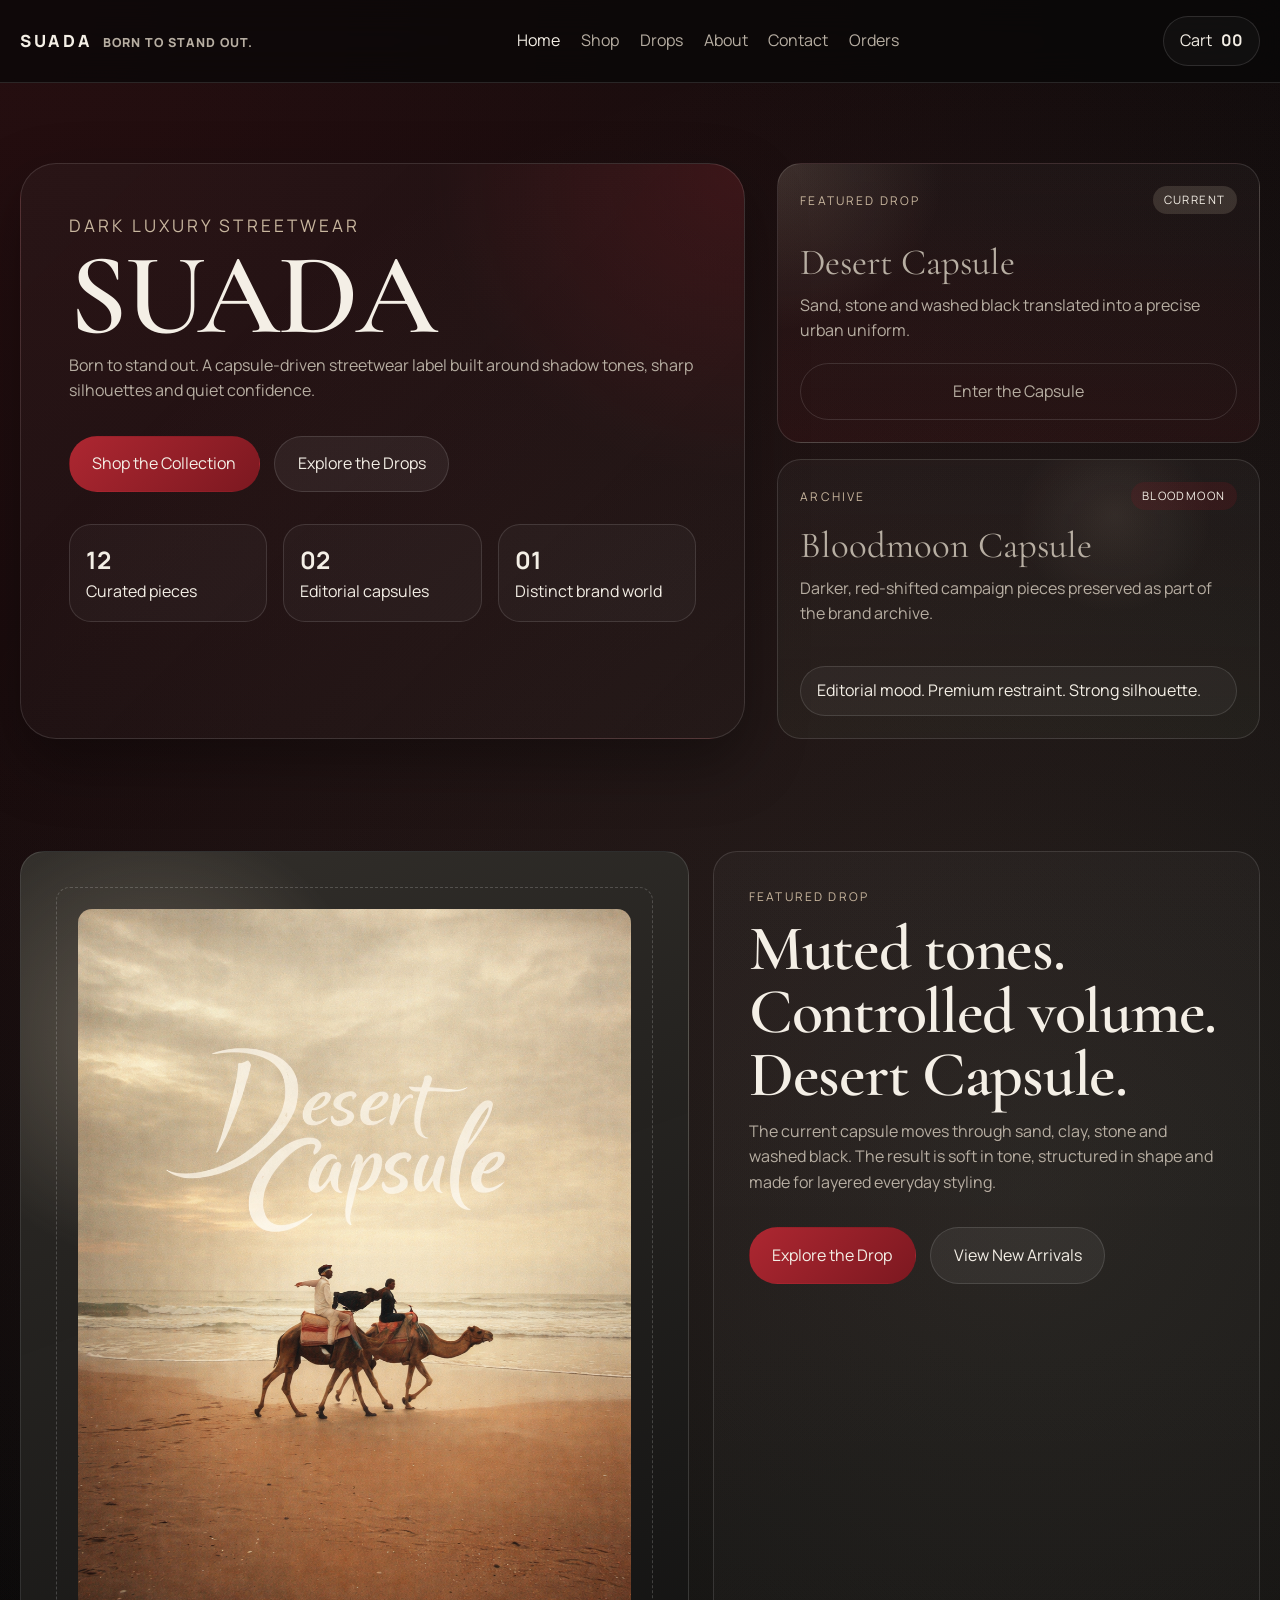
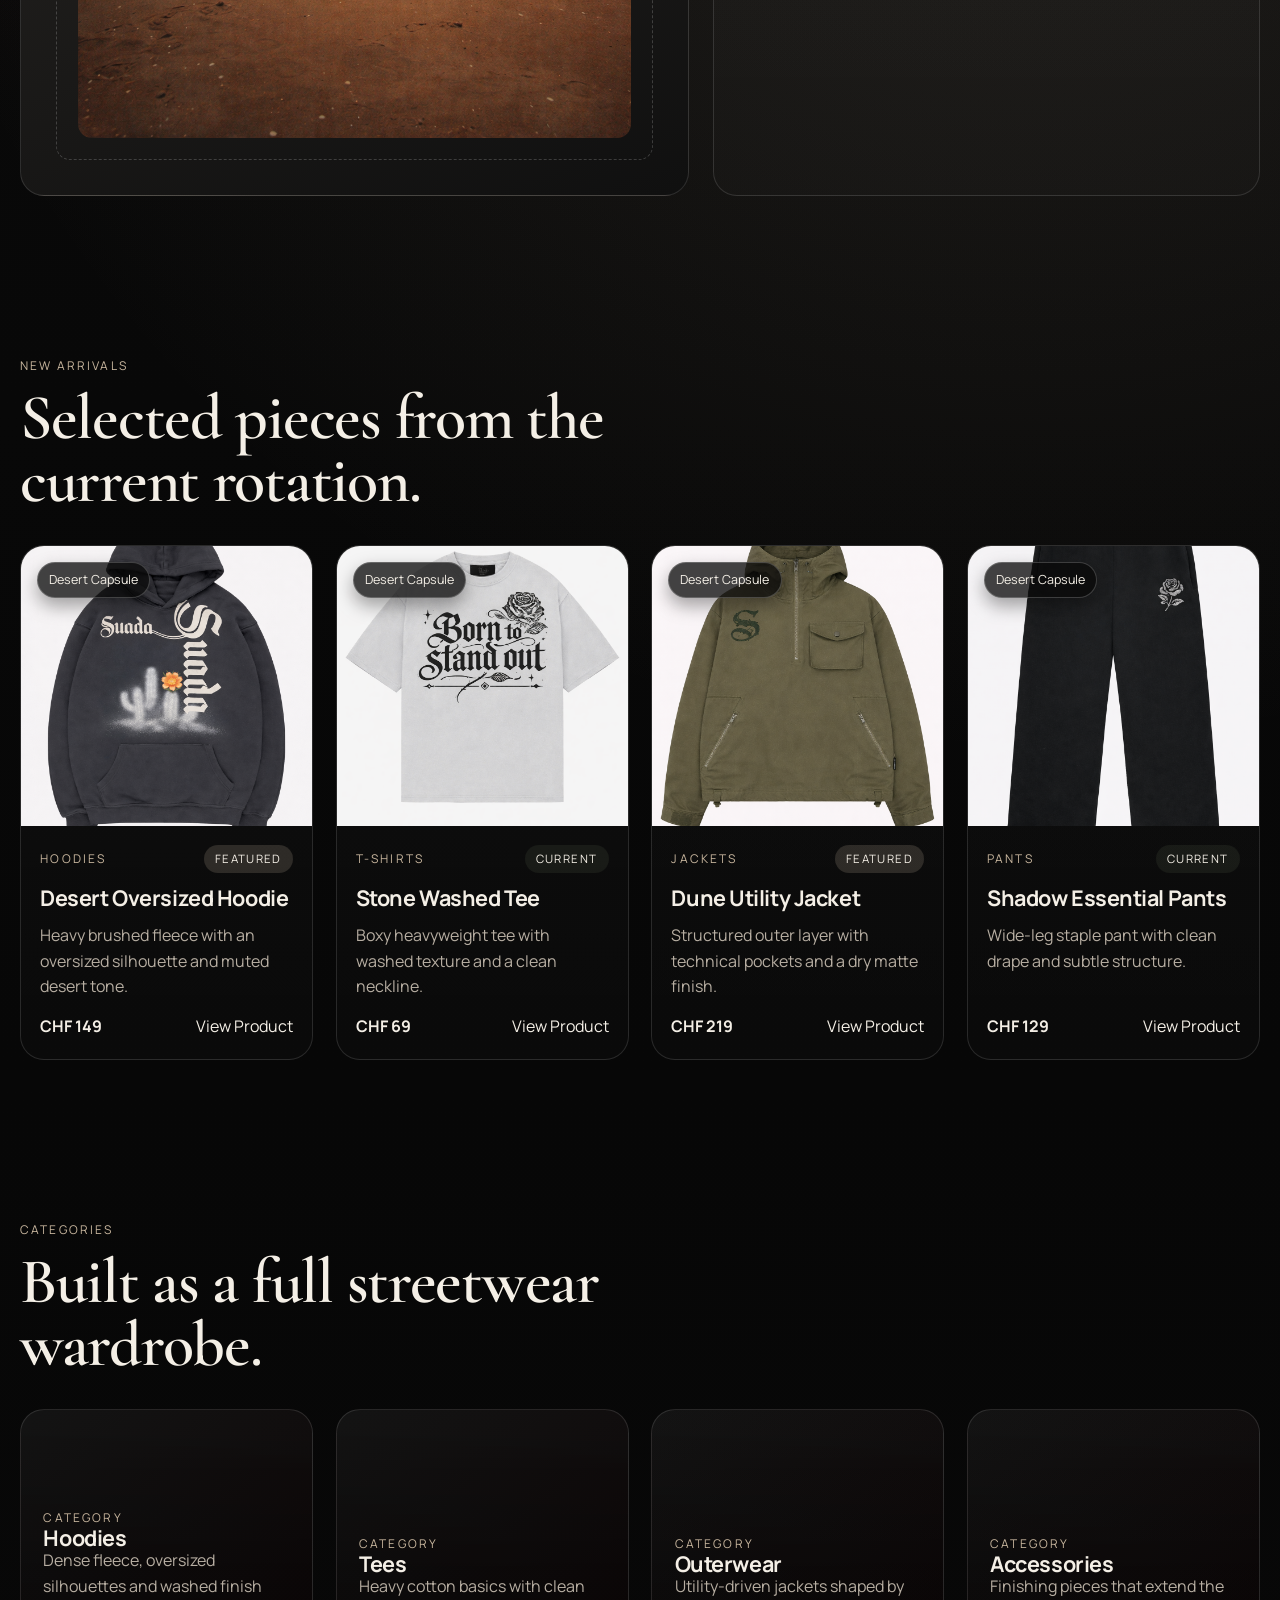
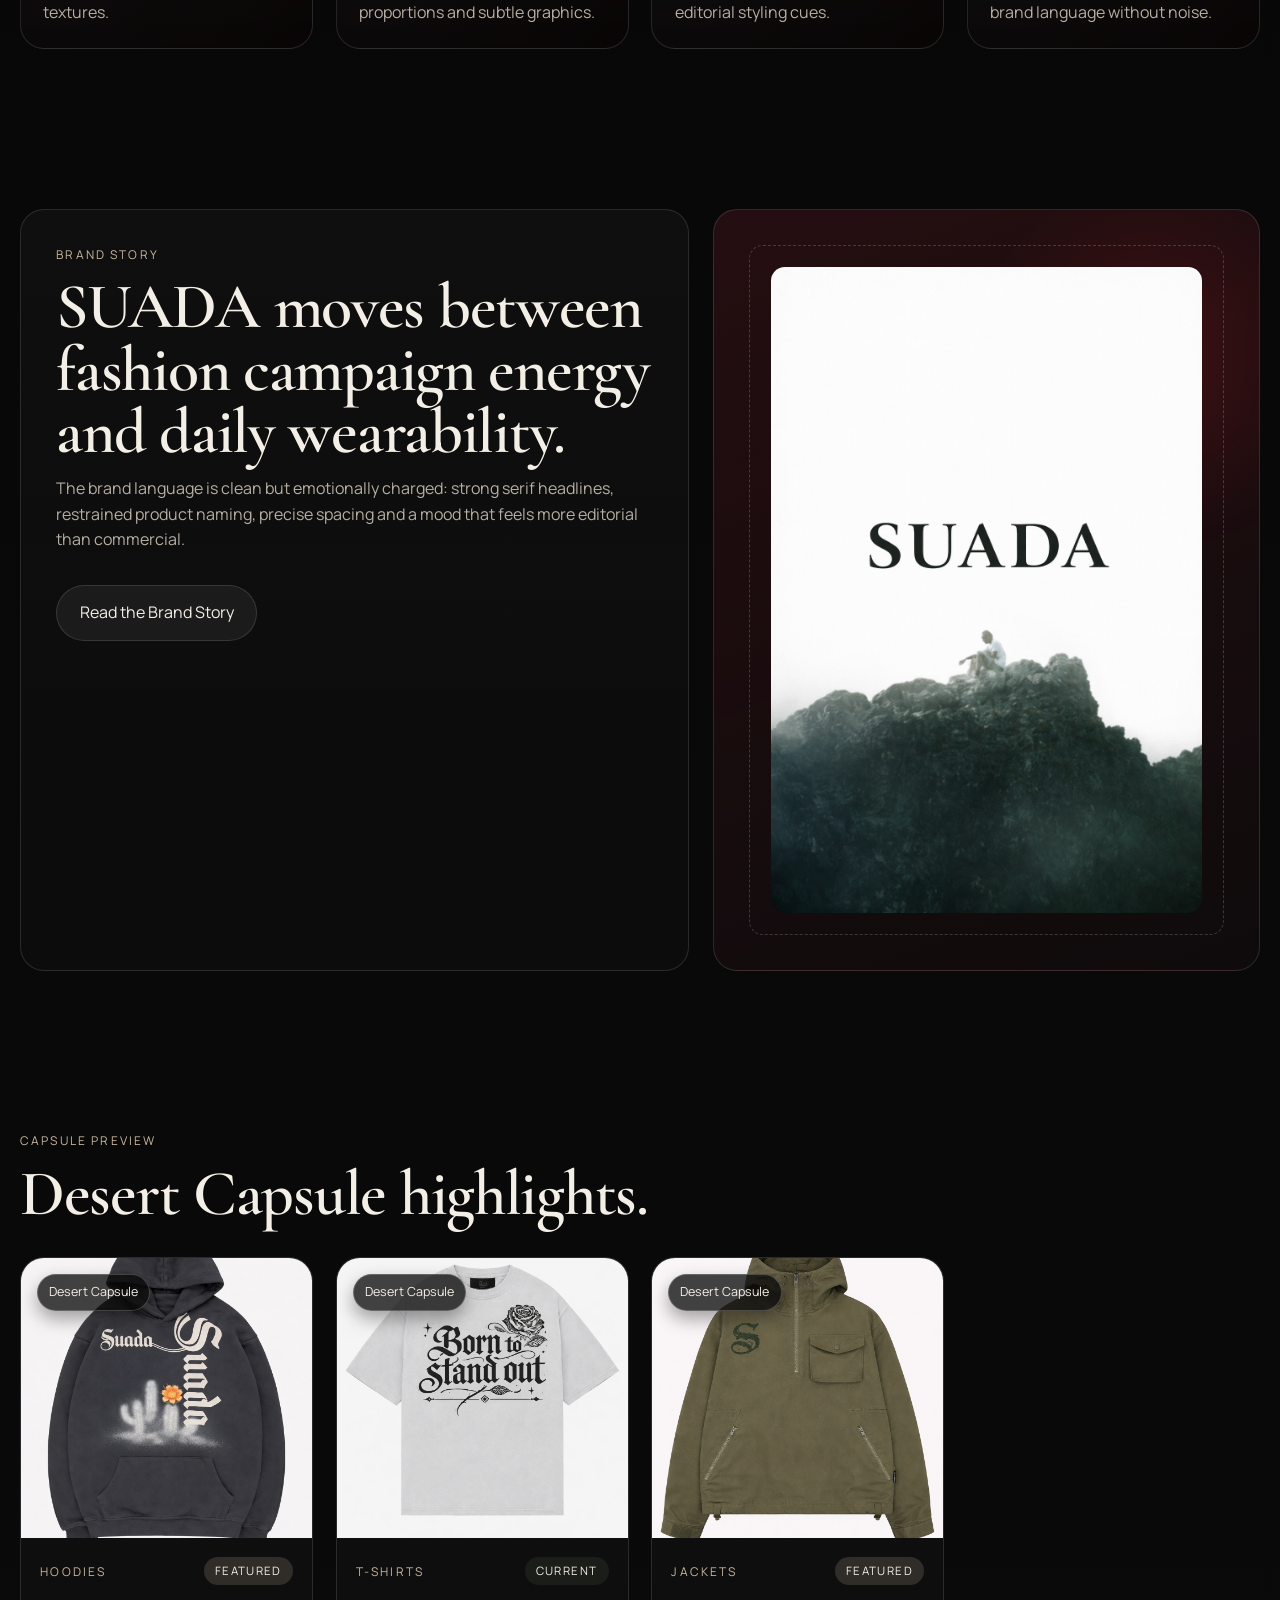
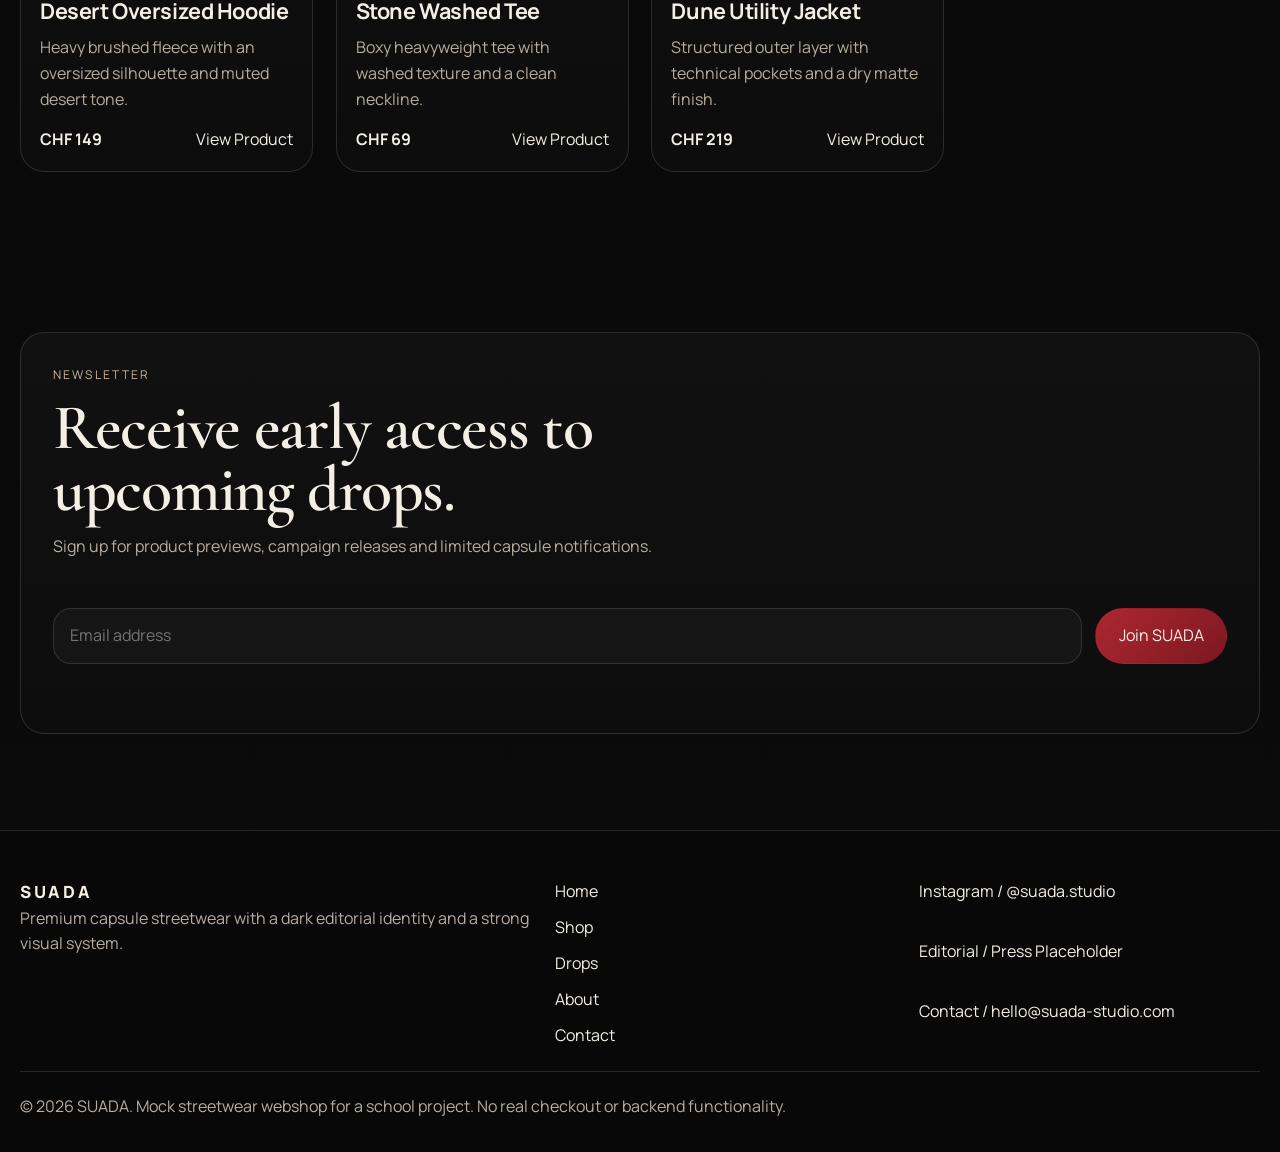
<file: index.html>
<!DOCTYPE html>
<html lang="en">
  <head>
    <meta charset="UTF-8" />
    <meta name="viewport" content="width=device-width, initial-scale=1.0" />
    <title>SUADA | Born to stand out.</title>
    <link rel="icon" type="image/png" href="assets/img/suada_rose_favicon.png" />
    <meta
      name="description"
      content="SUADA is a dark luxury streetwear mock-shop featuring capsule drops, editorial visuals and premium silhouettes."
    />
    <link rel="preconnect" href="https://fonts.googleapis.com" />
    <link rel="preconnect" href="https://fonts.gstatic.com" crossorigin />
    <link
      href="https://fonts.googleapis.com/css2?family=Cormorant+Garamond:wght@500;600;700&family=Manrope:wght@400;500;600;700;800&display=swap"
      rel="stylesheet"
    />
    <link rel="stylesheet" href="style.css" />
  </head>
  <body>
    <div class="page-shell">
      <header class="site-header">
        <div class="container header-inner">
          <a class="brand-mark" href="index.html" aria-label="SUADA home">
            <span class="brand-mark__name">SUADA</span>
            <span class="brand-mark__claim">Born to stand out.</span>
          </a>
          <nav class="site-nav" aria-label="Primary navigation">
            <a href="index.html" class="is-current" data-nav-link>Home</a>
            <a href="products.html" data-nav-link>Shop</a>
            <a href="drops.html" data-nav-link>Drops</a>
            <a href="about.html" data-nav-link>About</a>
            <a href="contact.html" data-nav-link>Contact</a>
            <a href="orders.html" data-nav-link>Orders</a>
          </nav>
          <div class="header-actions">
            <a class="cart-pill" href="cart.html" aria-label="Mock cart">
              <span>Cart</span>
              <strong data-cart-count>00</strong>
            </a>
            <button class="nav-toggle" type="button" aria-expanded="false" aria-label="Toggle navigation" data-nav-toggle>
              Menu
            </button>
          </div>
        </div>
        <div class="container mobile-nav" data-mobile-nav>
          <div class="mobile-nav__panel">
            <a href="index.html" class="is-current" data-nav-link>Home</a>
            <a href="products.html" data-nav-link>Shop</a>
            <a href="drops.html" data-nav-link>Drops</a>
            <a href="about.html" data-nav-link>About</a>
            <a href="contact.html" data-nav-link>Contact</a>
            <a href="orders.html" data-nav-link>Orders</a>
          </div>
        </div>
      </header>

      <main>
        <section class="hero">
          <div class="container hero-grid">
            <div class="hero-copy reveal">
              <p class="eyebrow">Dark Luxury Streetwear</p>
              <h1>SUADA</h1>
              <p>
                Born to stand out. A capsule-driven streetwear label built around shadow tones, sharp silhouettes and quiet confidence.
              </p>
              <div class="button-row">
                <a class="button" href="products.html">Shop the Collection</a>
                <a class="button-secondary" href="drops.html">Explore the Drops</a>
              </div>
              <div class="metrics">
                <div class="metric">
                  <strong>12</strong>
                  <span>Curated pieces</span>
                </div>
                <div class="metric">
                  <strong>02</strong>
                  <span>Editorial capsules</span>
                </div>
                <div class="metric">
                  <strong>01</strong>
                  <span>Distinct brand world</span>
                </div>
              </div>
            </div>
            <div class="hero-aside reveal">
              <article class="hero-panel">
                <div class="drop-meta">
                  <p class="eyebrow">Featured Drop</p>
                  <span class="badge featured">Current</span>
                </div>
                <div>
                  <p class="hero-panel__title">Desert Capsule</p>
                  <p>Sand, stone and washed black translated into a precise urban uniform.</p>
                </div>
                <a class="button-ghost" href="drops.html">Enter the Capsule</a>
              </article>
              <article class="hero-panel hero-panel--secondary">
                <div class="drop-meta">
                  <p class="eyebrow">Archive</p>
                  <span class="badge archive">Bloodmoon</span>
                </div>
                <div>
                  <p class="hero-panel__title">Bloodmoon Capsule</p>
                  <p>Darker, red-shifted campaign pieces preserved as part of the brand archive.</p>
                </div>
                <span class="hero-stat">Editorial mood. Premium restraint. Strong silhouette.</span>
              </article>
            </div>
          </div>
        </section>

        <section class="section section--tight">
          <div class="container story-layout">
            <article class="visual-panel visual-panel--desert reveal">
              <div class="visual-panel__frame">
                <img class="visual-panel__image" src="assets/img/DesertCapsuleVisualCover.png" alt="Desert Capsule campaign cover" loading="lazy" />
              </div>
            </article>
            <article class="story-panel reveal">
              <div class="section-title">
                <p class="eyebrow">Featured Drop</p>
                <h2>Muted tones. Controlled volume. Desert Capsule.</h2>
                <p>
                  The current capsule moves through sand, clay, stone and washed black. The result is soft in tone, structured in shape and made for layered everyday styling.
                </p>
              </div>
              <div class="button-row">
                <a class="button" href="drops.html">Explore the Drop</a>
                <a class="button-secondary" href="products.html">View New Arrivals</a>
              </div>
            </article>
          </div>
        </section>

        <section class="section">
          <div class="container">
            <div class="section-title reveal">
              <p class="eyebrow">New Arrivals</p>
              <h2>Selected pieces from the current rotation.</h2>
            </div>
            <div class="product-grid" data-home-featured></div>
          </div>
        </section>

        <section class="section section--tight">
          <div class="container">
            <div class="section-title reveal">
              <p class="eyebrow">Categories</p>
              <h2>Built as a full streetwear wardrobe.</h2>
            </div>
            <div class="grid-4">
              <article class="category-tile reveal">
                <p class="eyebrow">Category</p>
                <h3>Hoodies</h3>
                <p>Dense fleece, oversized silhouettes and washed finish textures.</p>
              </article>
              <article class="category-tile reveal">
                <p class="eyebrow">Category</p>
                <h3>Tees</h3>
                <p>Heavy cotton basics with clean proportions and subtle graphics.</p>
              </article>
              <article class="category-tile reveal">
                <p class="eyebrow">Category</p>
                <h3>Outerwear</h3>
                <p>Utility-driven jackets shaped by editorial styling cues.</p>
              </article>
              <article class="category-tile reveal">
                <p class="eyebrow">Category</p>
                <h3>Accessories</h3>
                <p>Finishing pieces that extend the brand language without noise.</p>
              </article>
            </div>
          </div>
        </section>

        <section class="section">
          <div class="container story-layout">
            <article class="story-panel reveal">
              <div class="section-title">
                <p class="eyebrow">Brand Story</p>
                <h2>SUADA moves between fashion campaign energy and daily wearability.</h2>
                <p>
                  The brand language is clean but emotionally charged: strong serif headlines, restrained product naming, precise spacing and a mood that feels more editorial than commercial.
                </p>
              </div>
              <div class="button-row">
                <a class="button-secondary" href="about.html">Read the Brand Story</a>
              </div>
            </article>
            <article class="visual-panel visual-panel--bloodmoon reveal">
              <div class="visual-panel__frame">
                <img class="visual-panel__image" src="assets/img/SuadaCoverPage1.png" alt="SUADA brand story visual" loading="lazy" />
              </div>
            </article>
          </div>
        </section>

        <section class="section section--tight">
          <div class="container">
            <div class="section-title reveal">
              <p class="eyebrow">Capsule Preview</p>
              <h2>Desert Capsule highlights.</h2>
            </div>
            <div class="product-grid" data-desert-grid></div>
          </div>
        </section>

        <section class="section">
          <div class="container">
            <article class="newsletter-box reveal">
              <div class="section-title">
                <p class="eyebrow">Newsletter</p>
                <h2>Receive early access to upcoming drops.</h2>
                <p>Sign up for product previews, campaign releases and limited capsule notifications.</p>
              </div>
              <form class="newsletter-form" action="#" method="get" data-newsletter-form>
                <div class="form-row">
                  <input class="field" type="email" name="email" placeholder="Email address" aria-label="Email address" required />
                  <button class="button" type="submit">Join SUADA</button>
                </div>
                <p class="form-message" data-form-message></p>
              </form>
            </article>
          </div>
        </section>
      </main>

      <footer class="site-footer">
        <div class="container">
          <div class="footer-grid">
            <div>
              <a class="brand-mark" href="index.html">
                <span class="brand-mark__name">SUADA</span>
              </a>
              <p>Premium capsule streetwear with a dark editorial identity and a strong visual system.</p>
            </div>
            <div class="footer-links">
              <a href="index.html">Home</a>
              <a href="products.html">Shop</a>
              <a href="drops.html">Drops</a>
              <a href="about.html">About</a>
              <a href="contact.html">Contact</a>
            </div>
            <div class="footer-links">
              <span>Instagram / @suada.studio</span>
              <span>Editorial / Press Placeholder</span>
              <span>Contact / hello@suada-studio.com</span>
            </div>
          </div>
          <p class="footer-note">© 2026 SUADA. Mock streetwear webshop for a school project. No real checkout or backend functionality.</p>
        </div>
      </footer>
    </div>

    <script src="data.js"></script>
    <script src="script.js"></script>
  </body>
</html>
</file>
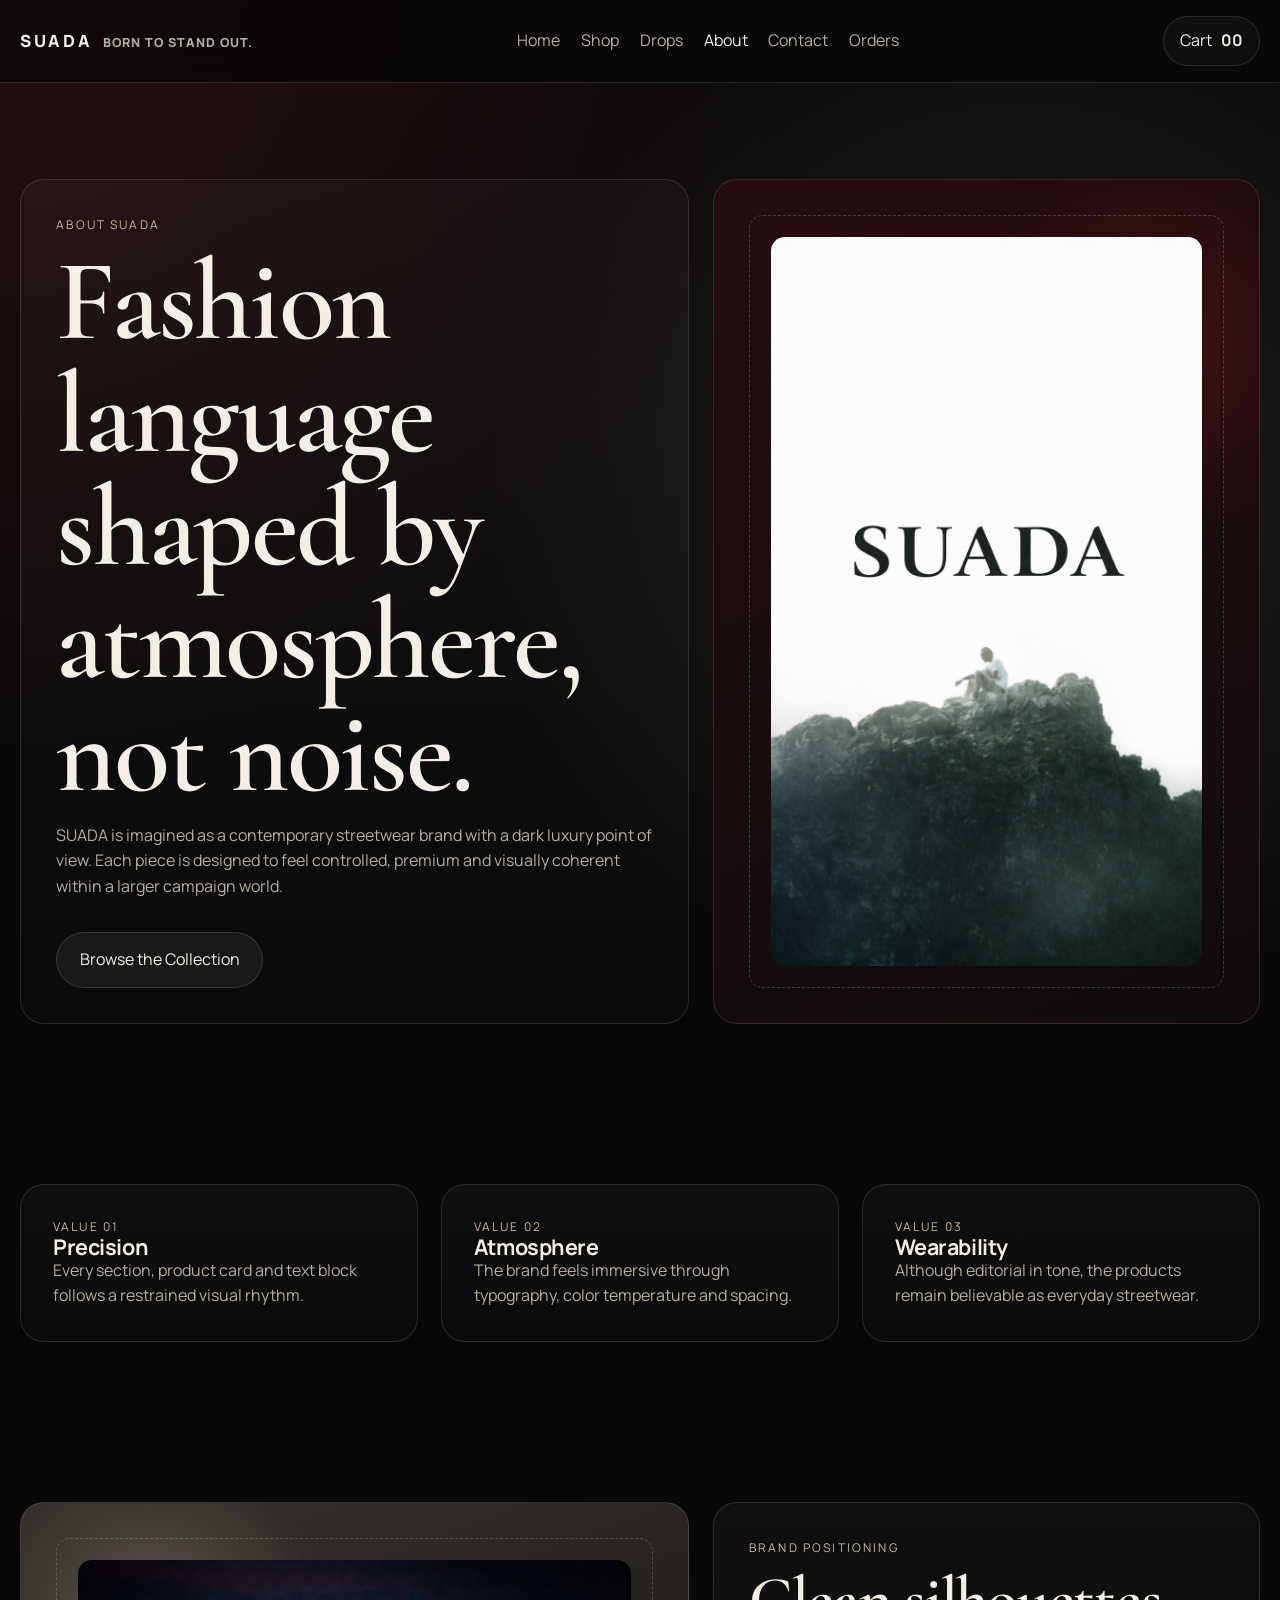
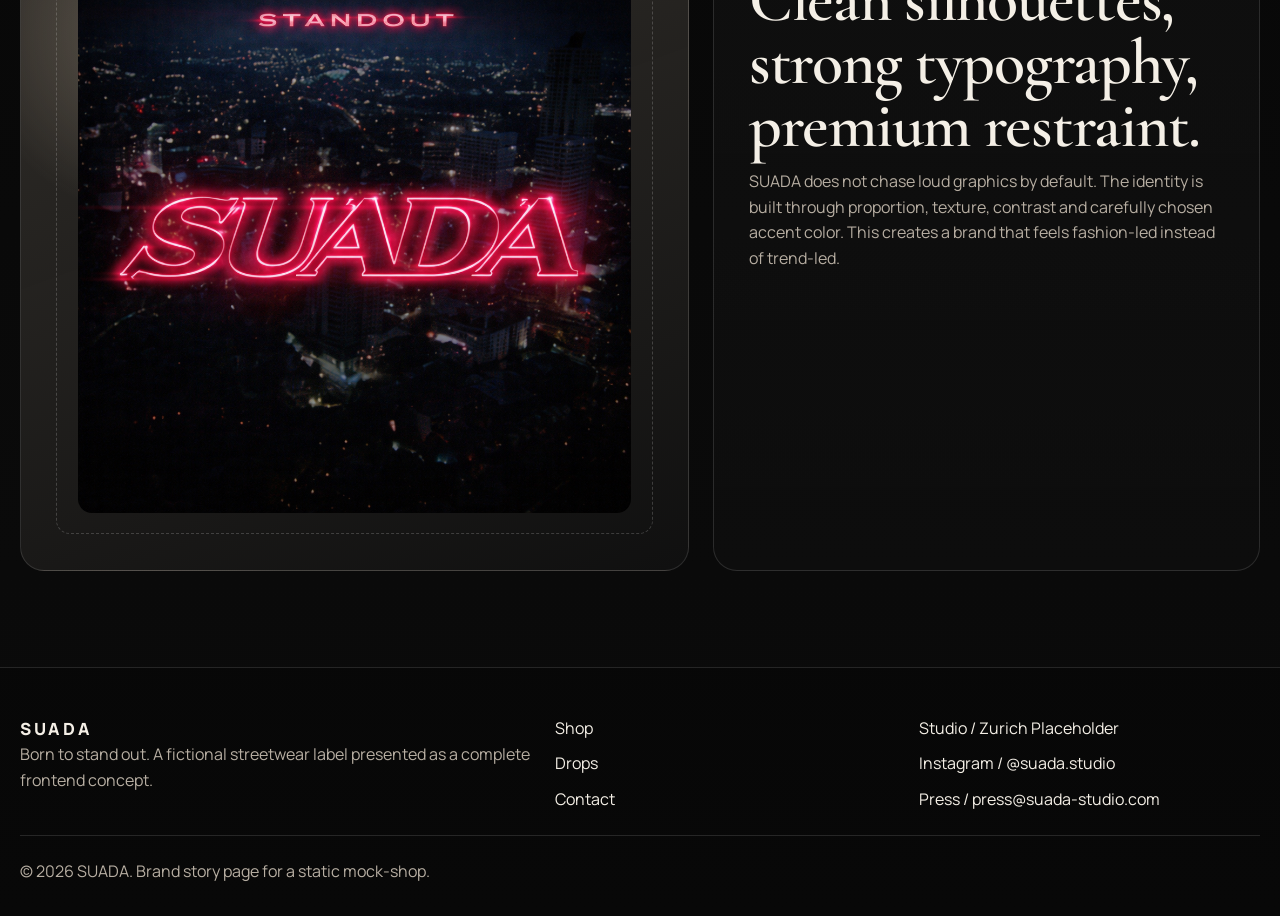
<file: about.html>
<!DOCTYPE html>
<html lang="en">
  <head>
    <meta charset="UTF-8" />
    <meta name="viewport" content="width=device-width, initial-scale=1.0" />
    <title>About | SUADA</title>
    <link rel="icon" type="image/png" href="assets/img/suada_rose_favicon.png" />
    <meta name="description" content="Read the SUADA brand story, values and visual direction behind the streetwear concept." />
    <link rel="preconnect" href="https://fonts.googleapis.com" />
    <link rel="preconnect" href="https://fonts.gstatic.com" crossorigin />
    <link
      href="https://fonts.googleapis.com/css2?family=Cormorant+Garamond:wght@500;600;700&family=Manrope:wght@400;500;600;700;800&display=swap"
      rel="stylesheet"
    />
    <link rel="stylesheet" href="style.css" />
  </head>
  <body>
    <div class="page-shell">
      <header class="site-header">
        <div class="container header-inner">
          <a class="brand-mark" href="index.html" aria-label="SUADA home">
            <span class="brand-mark__name">SUADA</span>
            <span class="brand-mark__claim">Born to stand out.</span>
          </a>
          <nav class="site-nav" aria-label="Primary navigation">
            <a href="index.html" data-nav-link>Home</a>
            <a href="products.html" data-nav-link>Shop</a>
            <a href="drops.html" data-nav-link>Drops</a>
            <a href="about.html" class="is-current" data-nav-link>About</a>
            <a href="contact.html" data-nav-link>Contact</a>
            <a href="orders.html" data-nav-link>Orders</a>
          </nav>
          <div class="header-actions">
            <a class="cart-pill" href="cart.html">
              <span>Cart</span>
              <strong data-cart-count>00</strong>
            </a>
            <button class="nav-toggle" type="button" aria-expanded="false" aria-label="Toggle navigation" data-nav-toggle>
              Menu
            </button>
          </div>
        </div>
        <div class="container mobile-nav" data-mobile-nav>
          <div class="mobile-nav__panel">
            <a href="index.html" data-nav-link>Home</a>
            <a href="products.html" data-nav-link>Shop</a>
            <a href="drops.html" data-nav-link>Drops</a>
            <a href="about.html" class="is-current" data-nav-link>About</a>
            <a href="contact.html" data-nav-link>Contact</a>
            <a href="orders.html" data-nav-link>Orders</a>
          </div>
        </div>
      </header>

      <main>
        <section class="section">
          <div class="container story-layout">
            <article class="story-panel reveal">
              <div class="section-title">
                <p class="eyebrow">About SUADA</p>
                <h1>Fashion language shaped by atmosphere, not noise.</h1>
                <p>
                  SUADA is imagined as a contemporary streetwear brand with a dark luxury point of view. Each piece is designed to feel controlled, premium and visually coherent within a larger campaign world.
                </p>
              </div>
              <div class="button-row">
                <a class="button-secondary" href="products.html">Browse the Collection</a>
              </div>
            </article>
            <article class="visual-panel visual-panel--bloodmoon reveal">
              <div class="visual-panel__frame">
                <img class="visual-panel__image" src="assets/img/SuadaCoverPage1.png" alt="SUADA brand editorial visual" loading="lazy" />
              </div>
            </article>
          </div>
        </section>

        <section class="section section--tight">
          <div class="container grid-3">
            <article class="info-card info-card--padded reveal">
              <p class="eyebrow">Value 01</p>
              <h3>Precision</h3>
              <p>Every section, product card and text block follows a restrained visual rhythm.</p>
            </article>
            <article class="info-card info-card--padded reveal">
              <p class="eyebrow">Value 02</p>
              <h3>Atmosphere</h3>
              <p>The brand feels immersive through typography, color temperature and spacing.</p>
            </article>
            <article class="info-card info-card--padded reveal">
              <p class="eyebrow">Value 03</p>
              <h3>Wearability</h3>
              <p>Although editorial in tone, the products remain believable as everyday streetwear.</p>
            </article>
          </div>
        </section>

        <section class="section">
          <div class="container story-layout">
            <article class="visual-panel visual-panel--desert reveal">
              <div class="visual-panel__frame">
                <img class="visual-panel__image" src="assets/img/SuadaCoverPage2.png" alt="SUADA material and texture visual" loading="lazy" />
              </div>
            </article>
            <article class="story-panel reveal">
              <div class="section-title">
                <p class="eyebrow">Brand Positioning</p>
                <h2>Clean silhouettes, strong typography, premium restraint.</h2>
                <p>
                  SUADA does not chase loud graphics by default. The identity is built through proportion, texture, contrast and carefully chosen accent color. This creates a brand that feels fashion-led instead of trend-led.
                </p>
              </div>
            </article>
          </div>
        </section>
      </main>

      <footer class="site-footer">
        <div class="container">
          <div class="footer-grid">
            <div>
              <a class="brand-mark" href="index.html">
                <span class="brand-mark__name">SUADA</span>
              </a>
              <p>Born to stand out. A fictional streetwear label presented as a complete frontend concept.</p>
            </div>
            <div class="footer-links">
              <a href="products.html">Shop</a>
              <a href="drops.html">Drops</a>
              <a href="contact.html">Contact</a>
            </div>
            <div class="footer-links">
              <span>Studio / Zurich Placeholder</span>
              <span>Instagram / @suada.studio</span>
              <span>Press / press@suada-studio.com</span>
            </div>
          </div>
          <p class="footer-note">© 2026 SUADA. Brand story page for a static mock-shop.</p>
        </div>
      </footer>
    </div>

    <script src="data.js"></script>
    <script src="script.js"></script>
  </body>
</html>
</file>
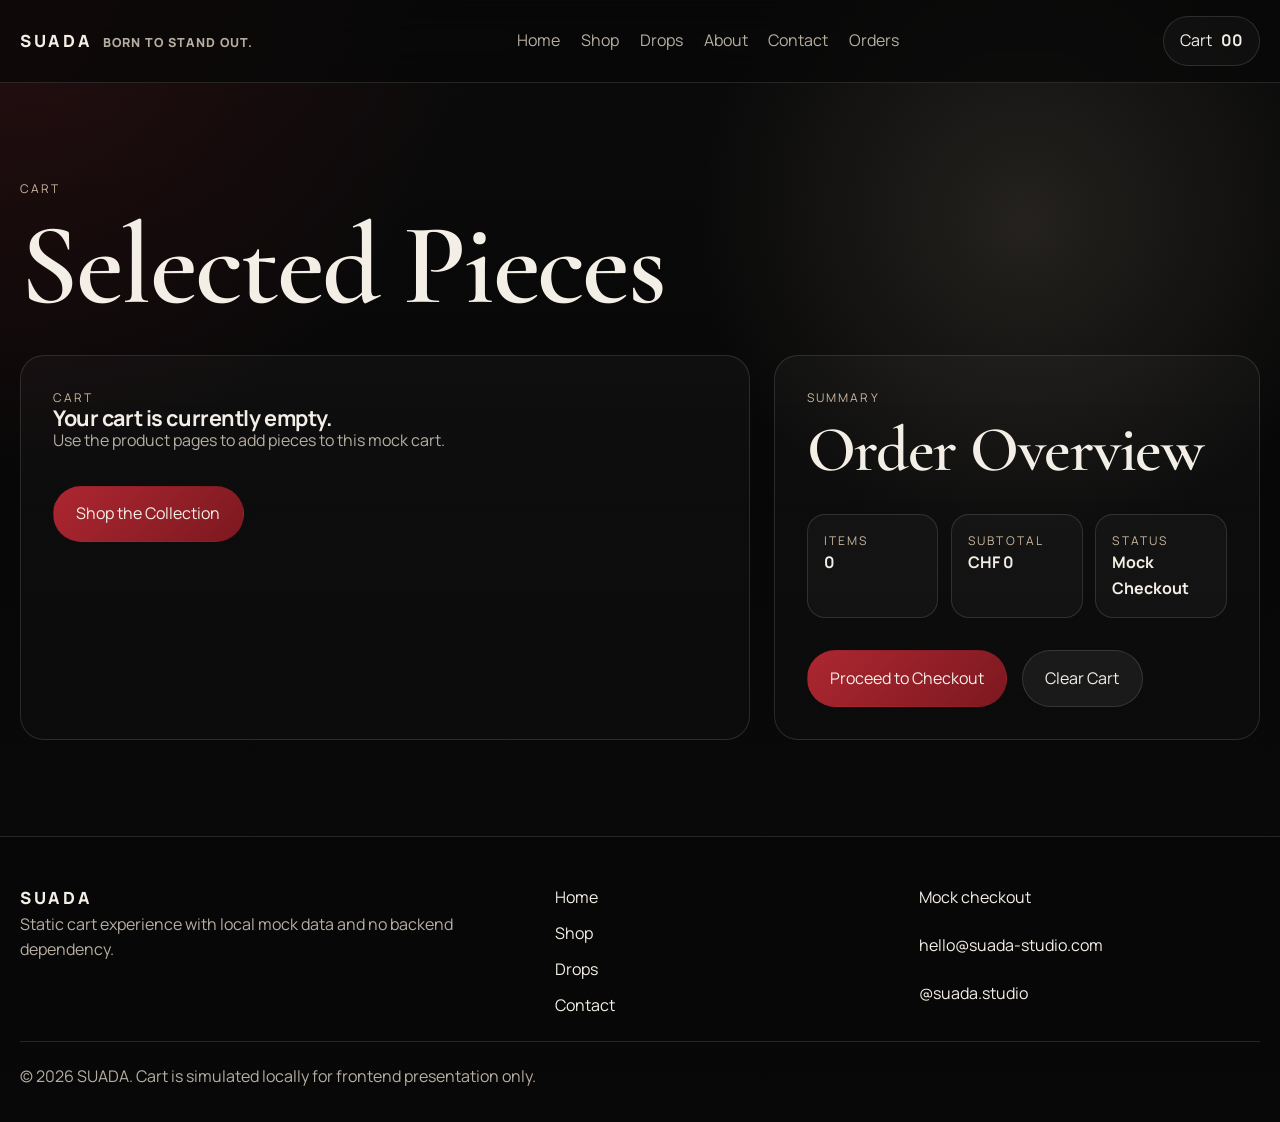
<file: cart.html>
<!DOCTYPE html>
<html lang="en">
  <head>
    <meta charset="UTF-8" />
    <meta name="viewport" content="width=device-width, initial-scale=1.0" />
    <title>Cart | SUADA</title>
    <link rel="icon" type="image/png" href="assets/img/suada_rose_favicon.png" />
    <meta name="description" content="SUADA mock cart page with locally simulated items and summary." />
    <link rel="preconnect" href="https://fonts.googleapis.com" />
    <link rel="preconnect" href="https://fonts.gstatic.com" crossorigin />
    <link
      href="https://fonts.googleapis.com/css2?family=Cormorant+Garamond:wght@500;600;700&family=Manrope:wght@400;500;600;700;800&display=swap"
      rel="stylesheet"
    />
    <link rel="stylesheet" href="style.css" />
  </head>
  <body>
    <div class="page-shell">
      <header class="site-header">
        <div class="container header-inner">
          <a class="brand-mark" href="index.html" aria-label="SUADA home">
            <span class="brand-mark__name">SUADA</span>
            <span class="brand-mark__claim">Born to stand out.</span>
          </a>
          <nav class="site-nav" aria-label="Primary navigation">
            <a href="index.html" data-nav-link>Home</a>
            <a href="products.html" data-nav-link>Shop</a>
            <a href="drops.html" data-nav-link>Drops</a>
            <a href="about.html" data-nav-link>About</a>
            <a href="contact.html" data-nav-link>Contact</a>
            <a href="orders.html" data-nav-link>Orders</a>
          </nav>
          <div class="header-actions">
            <a class="cart-pill" href="cart.html">
              <span>Cart</span>
              <strong data-cart-count>00</strong>
            </a>
            <button class="nav-toggle" type="button" aria-expanded="false" aria-label="Toggle navigation" data-nav-toggle>
              Menu
            </button>
          </div>
        </div>
        <div class="container mobile-nav" data-mobile-nav>
          <div class="mobile-nav__panel">
            <a href="index.html" data-nav-link>Home</a>
            <a href="products.html" data-nav-link>Shop</a>
            <a href="drops.html" data-nav-link>Drops</a>
            <a href="about.html" data-nav-link>About</a>
            <a href="contact.html" data-nav-link>Contact</a>
            <a href="orders.html" data-nav-link>Orders</a>
          </div>
        </div>
      </header>

      <main data-cart-page>
        <section class="section">
          <div class="container">
            <div class="section-title reveal">
              <p class="eyebrow">Cart</p>
              <h1>Selected Pieces</h1>
            </div>
            <div class="cart-layout">
              <div class="product-grid" data-cart-items></div>
              <aside class="cart-sidebar reveal">
                <article class="story-panel panel-pad">
                  <div class="section-title">
                    <p class="eyebrow">Summary</p>
                    <h2>Order Overview</h2>
                  </div>
                  <div class="detail-meta" data-cart-summary></div>
                  <div class="button-row">
                    <a class="button" href="checkout.html">Proceed to Checkout</a>
                    <button class="button-secondary" type="button" data-clear-cart>Clear Cart</button>
                  </div>
                </article>
              </aside>
            </div>
          </div>
        </section>
      </main>

      <footer class="site-footer">
        <div class="container">
          <div class="footer-grid">
            <div>
              <a class="brand-mark" href="index.html">
                <span class="brand-mark__name">SUADA</span>
              </a>
              <p>Static cart experience with local mock data and no backend dependency.</p>
            </div>
            <div class="footer-links">
              <a href="index.html">Home</a>
              <a href="products.html">Shop</a>
              <a href="drops.html">Drops</a>
              <a href="contact.html">Contact</a>
            </div>
            <div class="footer-links">
              <span>Mock checkout</span>
              <span>hello@suada-studio.com</span>
              <span>@suada.studio</span>
            </div>
          </div>
          <p class="footer-note">© 2026 SUADA. Cart is simulated locally for frontend presentation only.</p>
        </div>
      </footer>
    </div>

    <script src="data.js"></script>
    <script src="script.js"></script>
  </body>
</html>
</file>
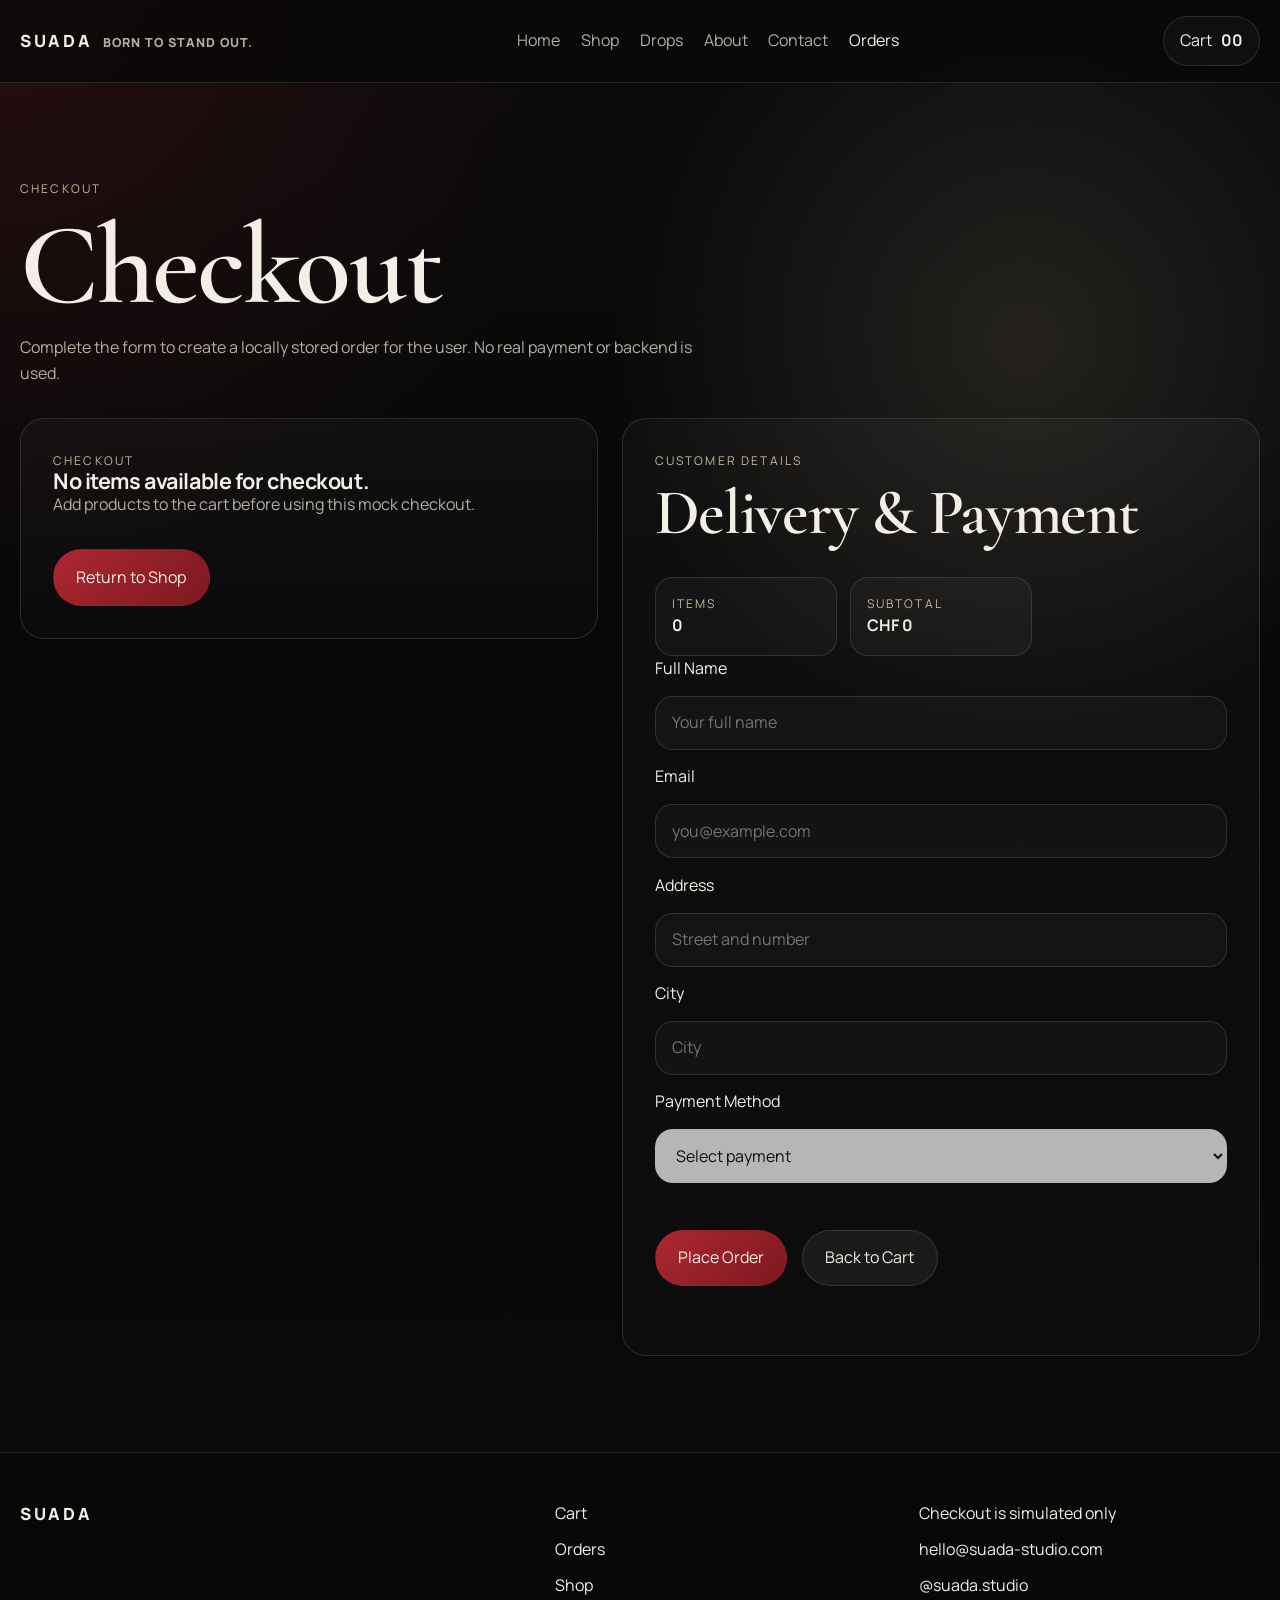
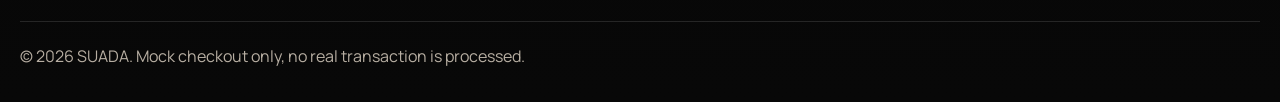
<file: checkout.html>
<!DOCTYPE html>
<html lang="en">
  <head>
    <meta charset="UTF-8" />
    <meta name="viewport" content="width=device-width, initial-scale=1.0" />
    <title>Checkout | SUADA</title>
    <link rel="icon" type="image/png" href="assets/img/suada_rose_favicon.png" />
    <meta name="description" content="Mock checkout page for the SUADA frontend-only webshop project." />
    <link rel="preconnect" href="https://fonts.googleapis.com" />
    <link rel="preconnect" href="https://fonts.gstatic.com" crossorigin />
    <link
      href="https://fonts.googleapis.com/css2?family=Cormorant+Garamond:wght@500;600;700&family=Manrope:wght@400;500;600;700;800&display=swap"
      rel="stylesheet"
    />
    <link rel="stylesheet" href="style.css" />
  </head>
  <body>
    <div class="page-shell">
      <header class="site-header">
        <div class="container header-inner">
          <a class="brand-mark" href="index.html" aria-label="SUADA home">
            <span class="brand-mark__name">SUADA</span>
            <span class="brand-mark__claim">Born to stand out.</span>
          </a>
          <nav class="site-nav" aria-label="Primary navigation">
            <a href="index.html" data-nav-link>Home</a>
            <a href="products.html" data-nav-link>Shop</a>
            <a href="drops.html" data-nav-link>Drops</a>
            <a href="about.html" data-nav-link>About</a>
            <a href="contact.html" data-nav-link>Contact</a>
            <a href="orders.html" class="is-current" data-nav-link>Orders</a>
          </nav>
          <div class="header-actions">
            <a class="cart-pill" href="cart.html">
              <span>Cart</span>
              <strong data-cart-count>00</strong>
            </a>
            <button class="nav-toggle" type="button" aria-expanded="false" aria-label="Toggle navigation" data-nav-toggle>
              Menu
            </button>
          </div>
        </div>
        <div class="container mobile-nav" data-mobile-nav>
          <div class="mobile-nav__panel">
            <a href="index.html" data-nav-link>Home</a>
            <a href="products.html" data-nav-link>Shop</a>
            <a href="drops.html" data-nav-link>Drops</a>
            <a href="about.html" data-nav-link>About</a>
            <a href="contact.html" data-nav-link>Contact</a>
            <a href="orders.html" class="is-current" data-nav-link>Orders</a>
          </div>
        </div>
      </header>

      <main data-checkout-page>
        <section class="section">
          <div class="container">
            <div class="section-title reveal">
              <p class="eyebrow">Checkout</p>
              <h1>Checkout</h1>
              <p>Complete the form to create a locally stored order for the user. No real payment or backend is used.</p>
            </div>
            <div class="checkout-layout">
              <div class="checkout-items" data-checkout-items></div>
              <aside class="story-panel panel-pad reveal">
                <div class="section-title">
                  <p class="eyebrow">Customer Details</p>
                  <h2>Delivery & Payment</h2>
                </div>
                <div class="detail-meta" data-checkout-summary></div>
                <form class="contact-form" data-checkout-form novalidate>
                  <label for="checkout-name">Full Name</label>
                  <input id="checkout-name" name="checkout-name" type="text" placeholder="Your full name" />
                  <label for="checkout-email">Email</label>
                  <input id="checkout-email" name="checkout-email" type="email" placeholder="you@example.com" />
                  <label for="checkout-address">Address</label>
                  <input id="checkout-address" name="checkout-address" type="text" placeholder="Street and number" />
                  <label for="checkout-city">City</label>
                  <input id="checkout-city" name="checkout-city" type="text" placeholder="City" />
                  <label for="checkout-payment">Payment Method</label>
                  <select id="checkout-payment" name="checkout-payment">
                    <option value="">Select payment</option>
                    <option>Card</option>
                    <option>TWINT</option>
                    <option>Invoice</option>
                  </select>
                  <div class="button-row">
                    <button class="button" type="submit">Place Order</button>
                    <a class="button-secondary" href="cart.html">Back to Cart</a>
                  </div>
                  <p class="form-message" data-checkout-feedback></p>
                </form>
              </aside>
            </div>
          </div>
        </section>
      </main>

      <footer class="site-footer">
        <div class="container">
          <div class="footer-grid">
            <div>
              <a class="brand-mark" href="index.html">
                <span class="brand-mark__name">SUADA</span>
              </a>
            </div>
            <div class="footer-links">
              <a href="cart.html">Cart</a>
              <a href="orders.html">Orders</a>
              <a href="products.html">Shop</a>
            </div>
            <div class="footer-links">
              <span>Checkout is simulated only</span>
              <span>hello@suada-studio.com</span>
              <span>@suada.studio</span>
            </div>
          </div>
          <p class="footer-note">© 2026 SUADA. Mock checkout only, no real transaction is processed.</p>
        </div>
      </footer>
    </div>

    <script src="data.js"></script>
    <script src="script.js"></script>
  </body>
</html>
</file>
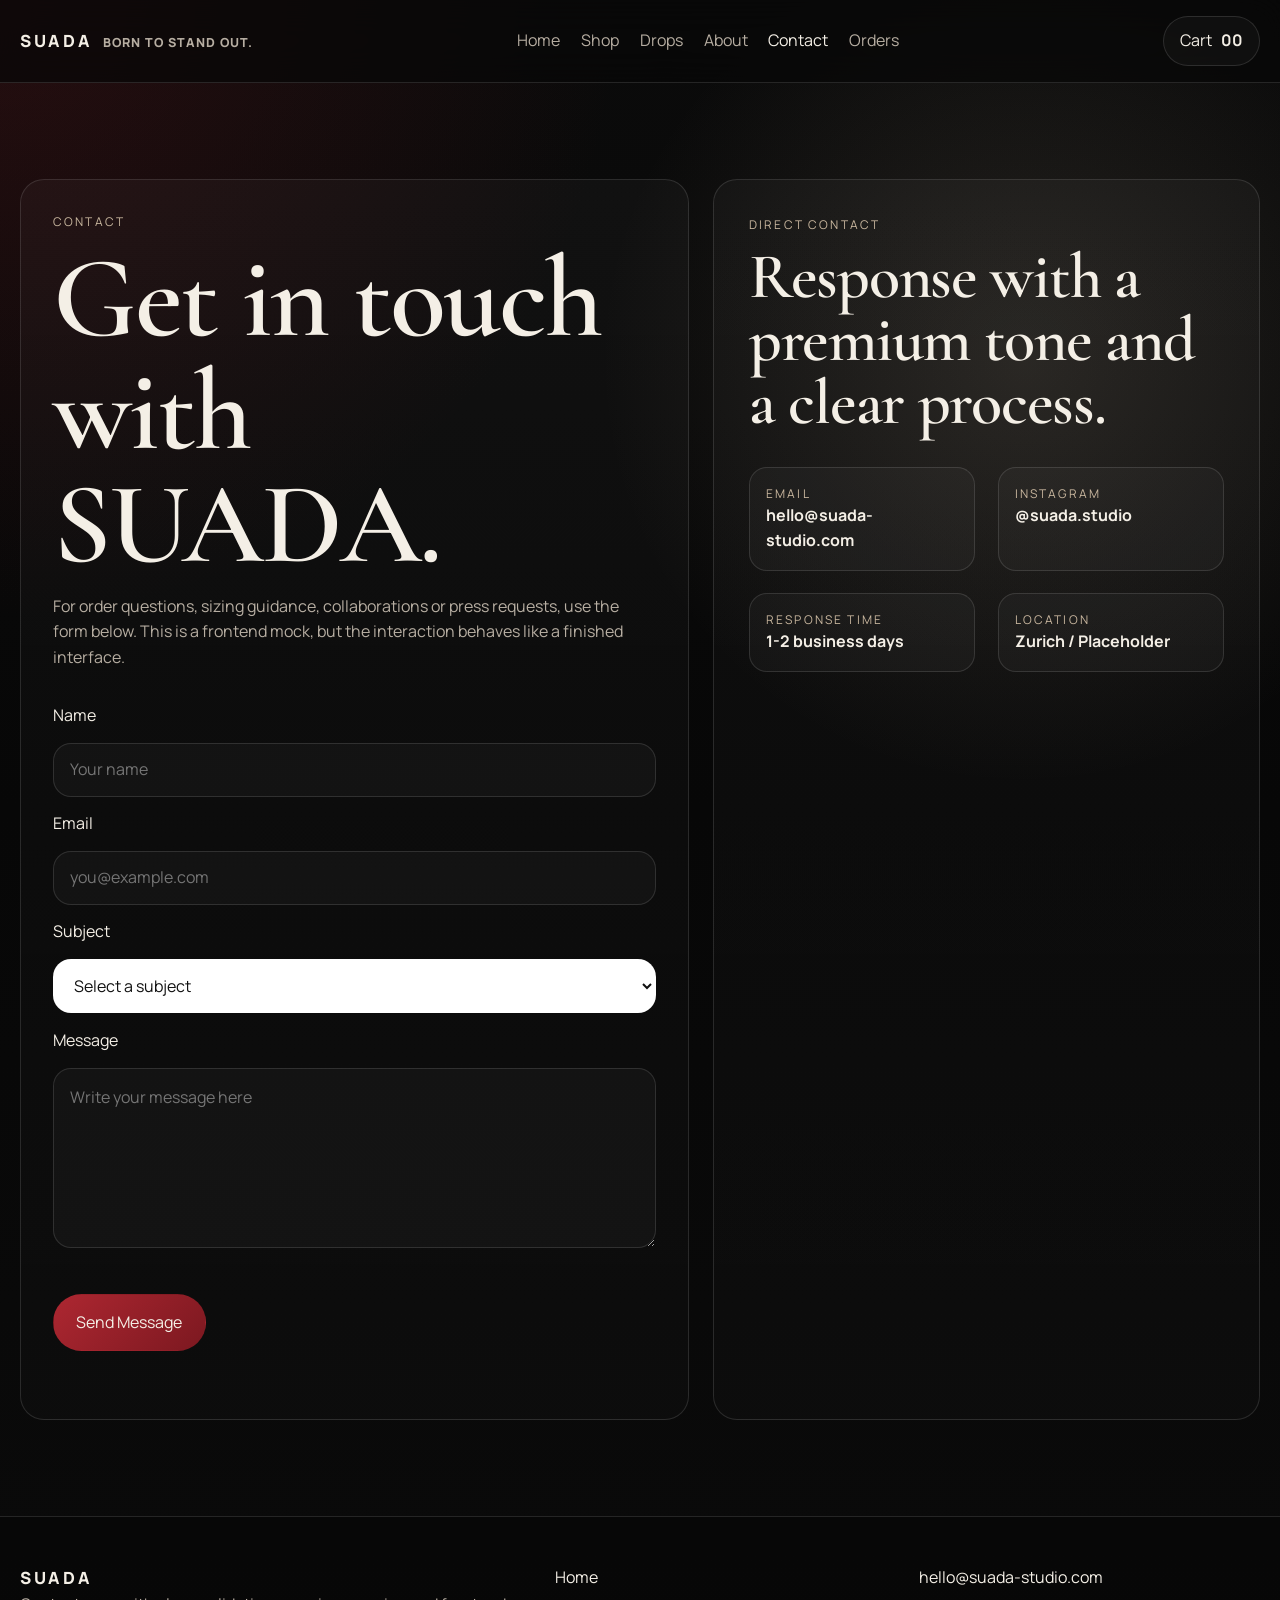
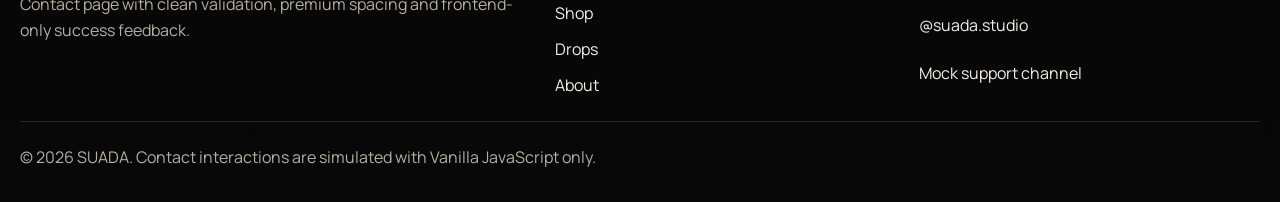
<file: contact.html>
<!DOCTYPE html>
<html lang="en">
  <head>
    <meta charset="UTF-8" />
    <meta name="viewport" content="width=device-width, initial-scale=1.0" />
    <title>Contact | SUADA</title>
    <link rel="icon" type="image/png" href="assets/img/suada_rose_favicon.png" />
    <meta name="description" content="Contact SUADA for general inquiries, sizing help, collaborations and press." />
    <link rel="preconnect" href="https://fonts.googleapis.com" />
    <link rel="preconnect" href="https://fonts.gstatic.com" crossorigin />
    <link
      href="https://fonts.googleapis.com/css2?family=Cormorant+Garamond:wght@500;600;700&family=Manrope:wght@400;500;600;700;800&display=swap"
      rel="stylesheet"
    />
    <link rel="stylesheet" href="style.css" />
  </head>
  <body>
    <div class="page-shell">
      <header class="site-header">
        <div class="container header-inner">
          <a class="brand-mark" href="index.html" aria-label="SUADA home">
            <span class="brand-mark__name">SUADA</span>
            <span class="brand-mark__claim">Born to stand out.</span>
          </a>
          <nav class="site-nav" aria-label="Primary navigation">
            <a href="index.html" data-nav-link>Home</a>
            <a href="products.html" data-nav-link>Shop</a>
            <a href="drops.html" data-nav-link>Drops</a>
            <a href="about.html" data-nav-link>About</a>
            <a href="contact.html" class="is-current" data-nav-link>Contact</a>
            <a href="orders.html" data-nav-link>Orders</a>
          </nav>
          <div class="header-actions">
            <a class="cart-pill" href="cart.html">
              <span>Cart</span>
              <strong data-cart-count>00</strong>
            </a>
            <button class="nav-toggle" type="button" aria-expanded="false" aria-label="Toggle navigation" data-nav-toggle>
              Menu
            </button>
          </div>
        </div>
        <div class="container mobile-nav" data-mobile-nav>
          <div class="mobile-nav__panel">
            <a href="index.html" data-nav-link>Home</a>
            <a href="products.html" data-nav-link>Shop</a>
            <a href="drops.html" data-nav-link>Drops</a>
            <a href="about.html" data-nav-link>About</a>
            <a href="contact.html" class="is-current" data-nav-link>Contact</a>
            <a href="orders.html" data-nav-link>Orders</a>
          </div>
        </div>
      </header>

      <main>
        <section class="section">
          <div class="container contact-layout">
            <article class="contact-card panel-pad reveal">
              <div class="section-title">
                <p class="eyebrow">Contact</p>
                <h1>Get in touch with SUADA.</h1>
                <p>
                  For order questions, sizing guidance, collaborations or press requests, use the form below. This is a frontend mock, but the interaction behaves like a finished interface.
                </p>
              </div>
              <form class="contact-form" action="#" method="get" data-contact-form>
                <label for="name">Name</label>
                <input id="name" name="name" type="text" placeholder="Your name" required />
                <label for="email">Email</label>
                <input id="email" name="email" type="email" placeholder="you@example.com" required />
                <label for="subject">Subject</label>
                <select id="subject" name="subject" required>
                  <option value="">Select a subject</option>
                  <option>General Inquiry</option>
                  <option>Order Question</option>
                  <option>Sizing Help</option>
                  <option>Collaborations</option>
                  <option>Press</option>
                </select>
                <label for="message">Message</label>
                <textarea id="message" name="message" placeholder="Write your message here" required></textarea>
                <div class="button-row">
                  <button class="button" type="submit">Send Message</button>
                </div>
                <p class="form-message" data-contact-feedback></p>
              </form>
            </article>
            <aside class="story-panel reveal">
              <div class="section-title">
                <p class="eyebrow">Direct Contact</p>
                <h2>Response with a premium tone and a clear process.</h2>
              </div>
              <div class="grid-2">
                <div class="detail-meta__item">
                  <p class="eyebrow">Email</p>
                  <strong>hello@suada-studio.com</strong>
                </div>
                <div class="detail-meta__item">
                  <p class="eyebrow">Instagram</p>
                  <strong>@suada.studio</strong>
                </div>
                <div class="detail-meta__item">
                  <p class="eyebrow">Response Time</p>
                  <strong>1-2 business days</strong>
                </div>
                <div class="detail-meta__item">
                  <p class="eyebrow">Location</p>
                  <strong>Zurich / Placeholder</strong>
                </div>
              </div>
            </aside>
          </div>
        </section>
      </main>

      <footer class="site-footer">
        <div class="container">
          <div class="footer-grid">
            <div>
              <a class="brand-mark" href="index.html">
                <span class="brand-mark__name">SUADA</span>
              </a>
              <p>Contact page with clean validation, premium spacing and frontend-only success feedback.</p>
            </div>
            <div class="footer-links">
              <a href="index.html">Home</a>
              <a href="products.html">Shop</a>
              <a href="drops.html">Drops</a>
              <a href="about.html">About</a>
            </div>
            <div class="footer-links">
              <span>hello@suada-studio.com</span>
              <span>@suada.studio</span>
              <span>Mock support channel</span>
            </div>
          </div>
          <p class="footer-note">© 2026 SUADA. Contact interactions are simulated with Vanilla JavaScript only.</p>
        </div>
      </footer>
    </div>

    <script src="data.js"></script>
    <script src="script.js"></script>
  </body>
</html>
</file>
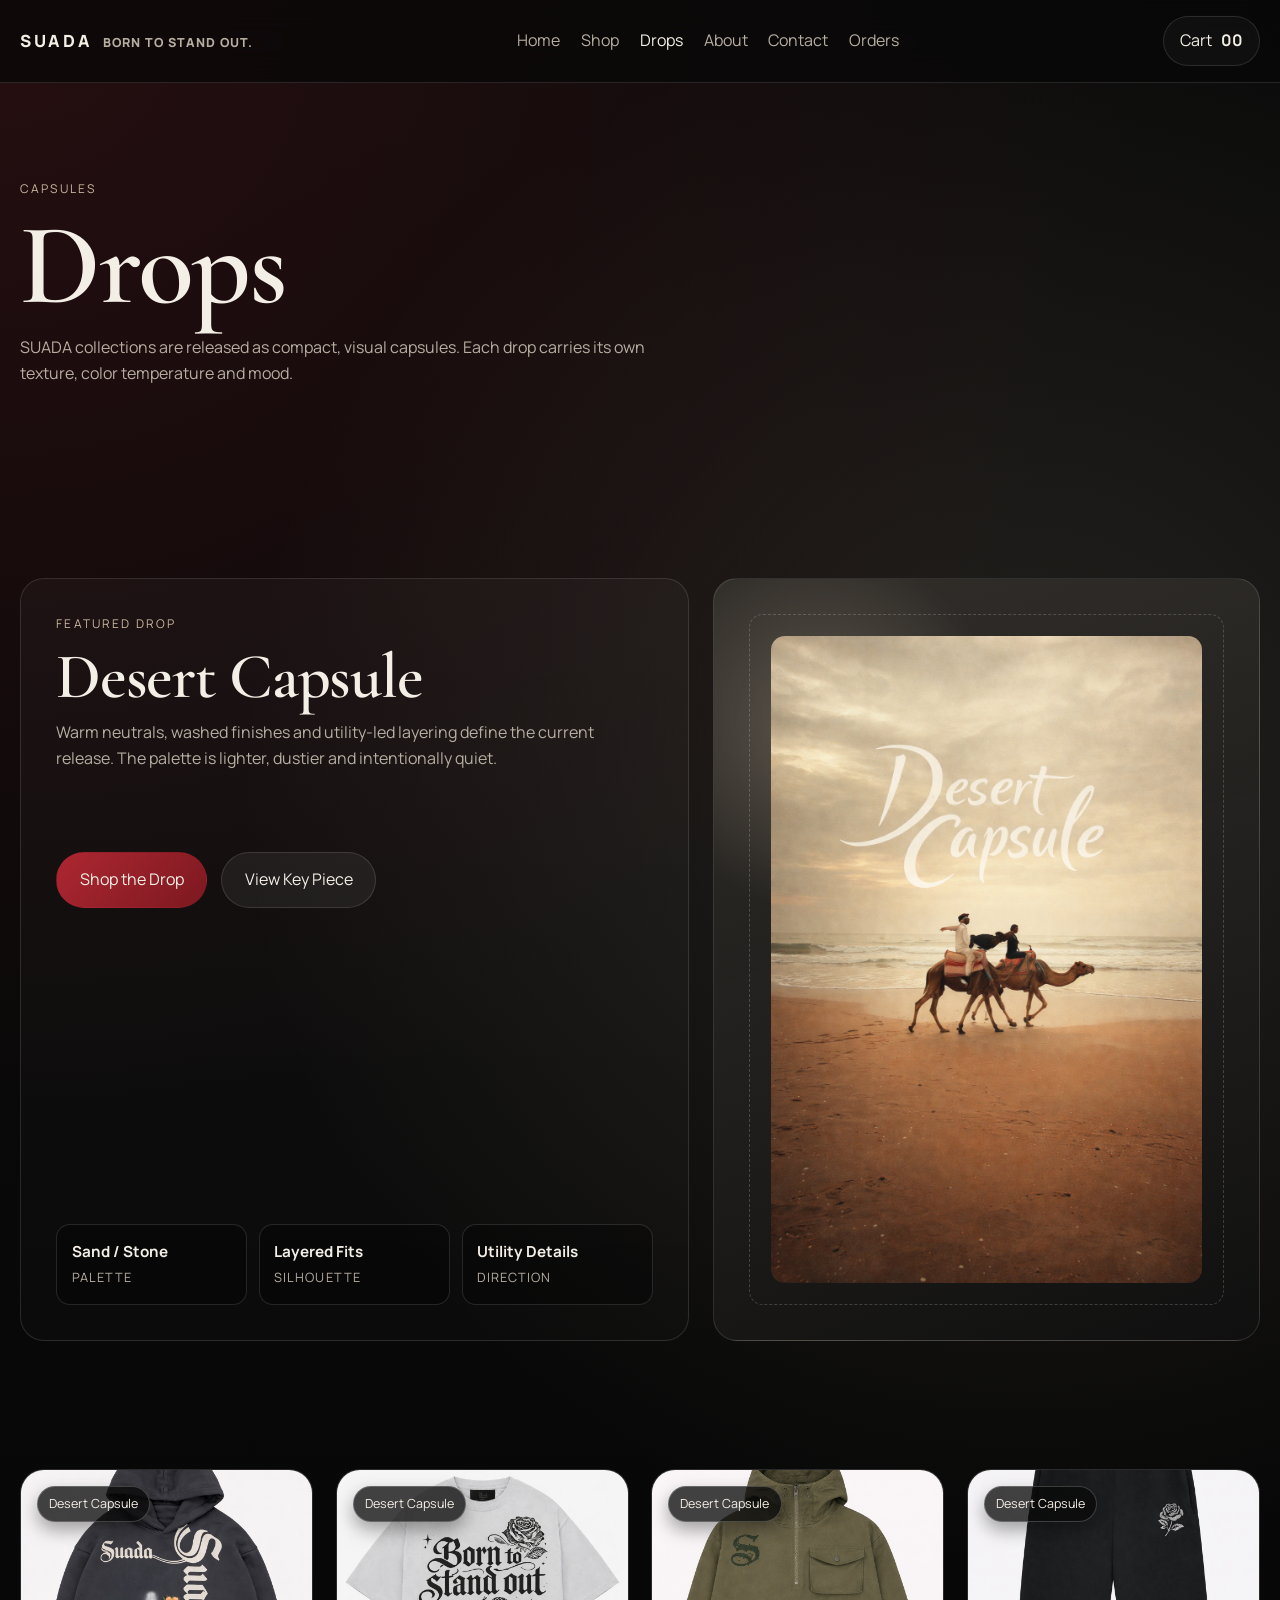
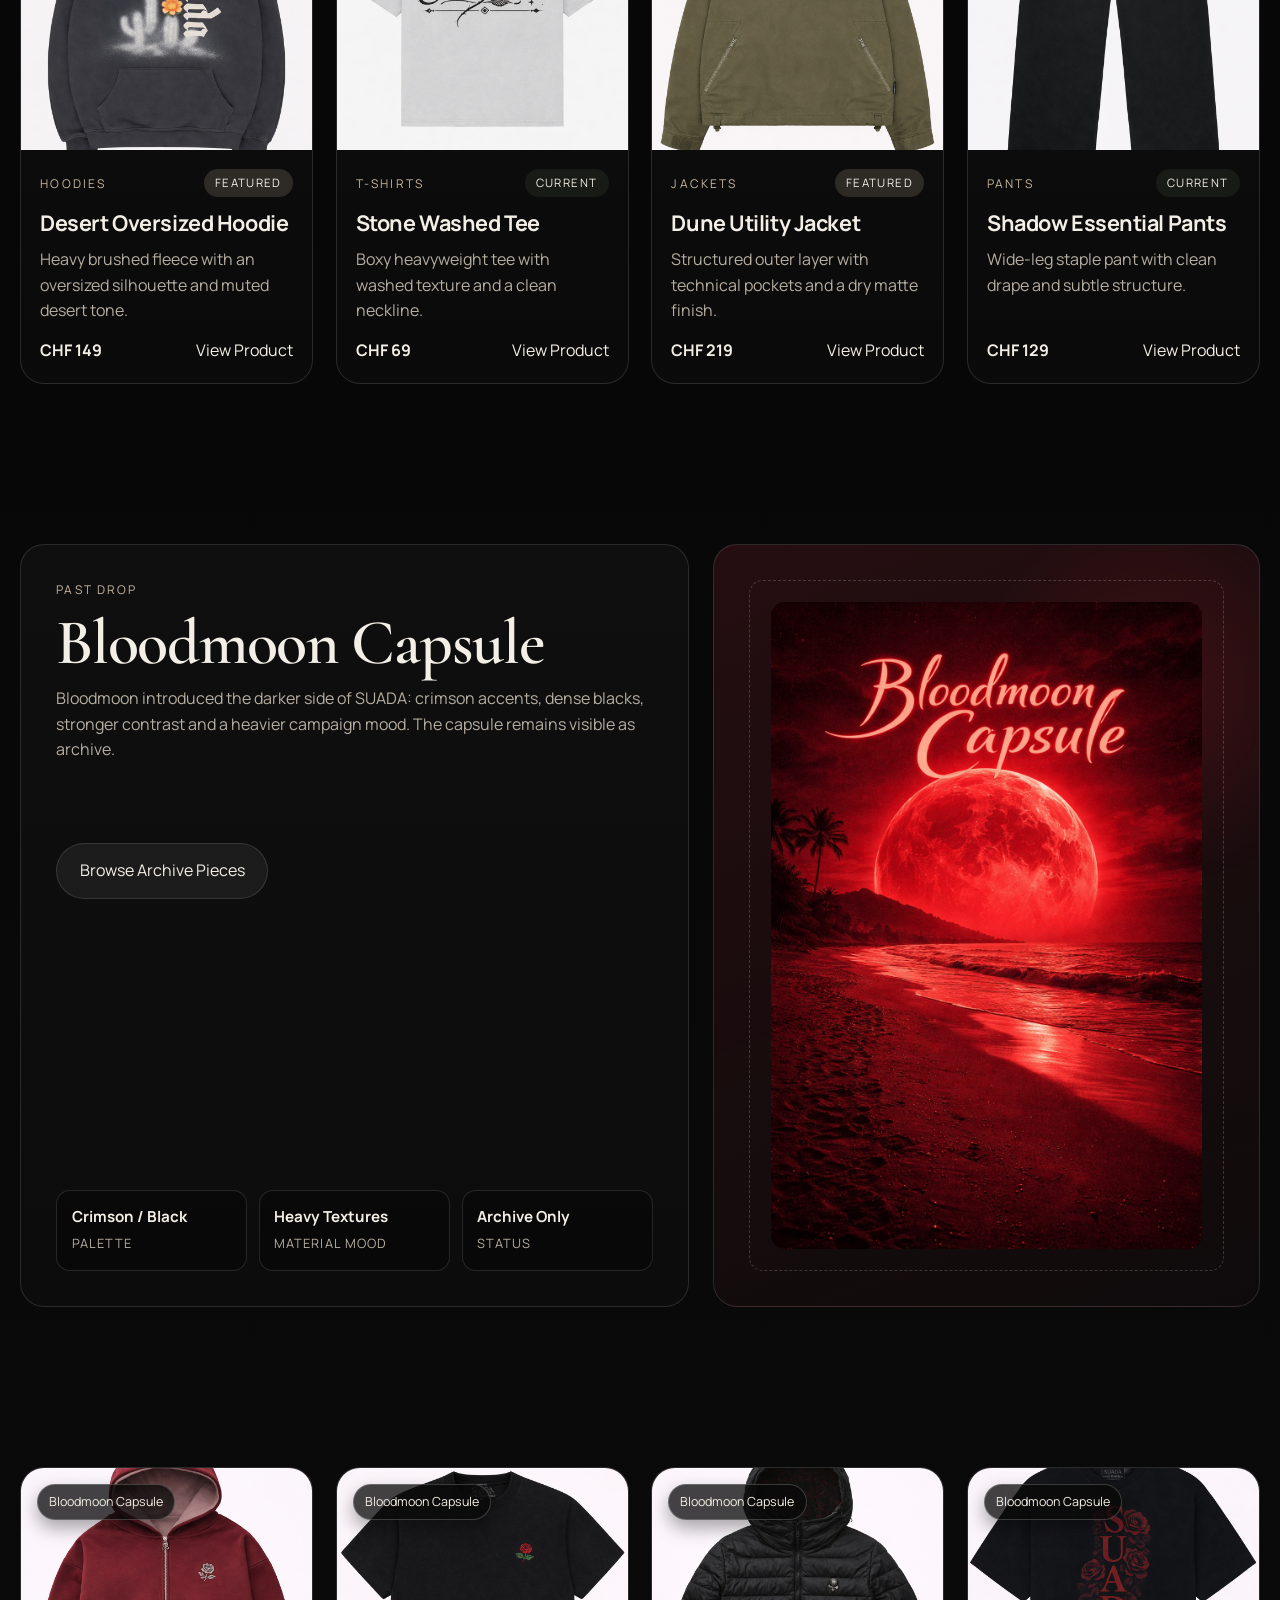
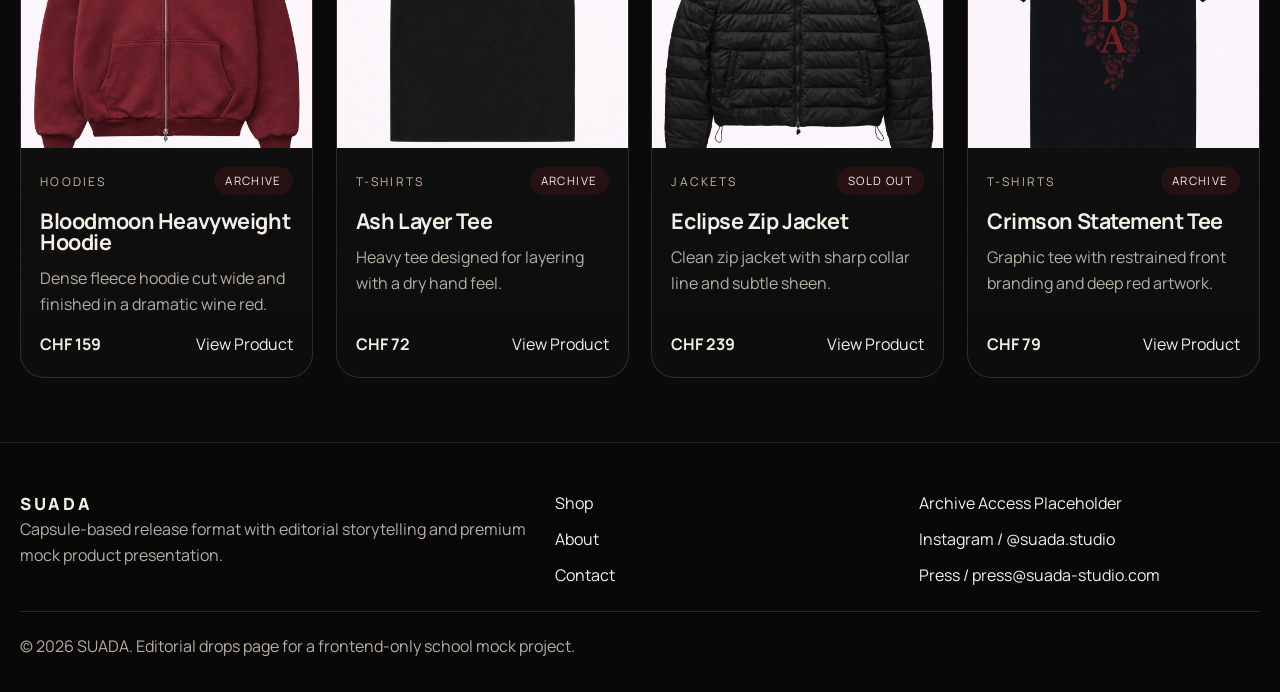
<file: drops.html>
<!DOCTYPE html>
<html lang="en">
  <head>
    <meta charset="UTF-8" />
    <meta name="viewport" content="width=device-width, initial-scale=1.0" />
    <title>Drops | SUADA</title>
    <link rel="icon" type="image/png" href="assets/img/suada_rose_favicon.png" />
    <meta name="description" content="Explore SUADA capsule drops, from the current Desert Capsule to the archived Bloodmoon Capsule." />
    <link rel="preconnect" href="https://fonts.googleapis.com" />
    <link rel="preconnect" href="https://fonts.gstatic.com" crossorigin />
    <link
      href="https://fonts.googleapis.com/css2?family=Cormorant+Garamond:wght@500;600;700&family=Manrope:wght@400;500;600;700;800&display=swap"
      rel="stylesheet"
    />
    <link rel="stylesheet" href="style.css" />
  </head>
  <body>
    <div class="page-shell">
      <header class="site-header">
        <div class="container header-inner">
          <a class="brand-mark" href="index.html" aria-label="SUADA home">
            <span class="brand-mark__name">SUADA</span>
            <span class="brand-mark__claim">Born to stand out.</span>
          </a>
          <nav class="site-nav" aria-label="Primary navigation">
            <a href="index.html" data-nav-link>Home</a>
            <a href="products.html" data-nav-link>Shop</a>
            <a href="drops.html" class="is-current" data-nav-link>Drops</a>
            <a href="about.html" data-nav-link>About</a>
            <a href="contact.html" data-nav-link>Contact</a>
            <a href="orders.html" data-nav-link>Orders</a>
          </nav>
          <div class="header-actions">
            <a class="cart-pill" href="cart.html">
              <span>Cart</span>
              <strong data-cart-count>00</strong>
            </a>
            <button class="nav-toggle" type="button" aria-expanded="false" aria-label="Toggle navigation" data-nav-toggle>
              Menu
            </button>
          </div>
        </div>
        <div class="container mobile-nav" data-mobile-nav>
          <div class="mobile-nav__panel">
            <a href="index.html" data-nav-link>Home</a>
            <a href="products.html" data-nav-link>Shop</a>
            <a href="drops.html" class="is-current" data-nav-link>Drops</a>
            <a href="about.html" data-nav-link>About</a>
            <a href="contact.html" data-nav-link>Contact</a>
            <a href="orders.html" data-nav-link>Orders</a>
          </div>
        </div>
      </header>

      <main>
        <section class="section">
          <div class="container">
            <div class="section-title reveal">
              <p class="eyebrow">Capsules</p>
              <h1>Drops</h1>
              <p>
                SUADA collections are released as compact, visual capsules. Each drop carries its own texture, color temperature and mood.
              </p>
            </div>
          </div>
        </section>

        <section class="section section--tight">
          <div class="container drop-layout">
            <article class="drop-banner reveal">
              <div class="section-title">
                <p class="eyebrow">Featured Drop</p>
                <h2>Desert Capsule</h2>
                <p>
                  Warm neutrals, washed finishes and utility-led layering define the current release. The palette is lighter, dustier and intentionally quiet.
                </p>
              </div>
              <div class="button-row">
                <a class="button" href="products.html">Shop the Drop</a>
                <a class="button-secondary" href="product.html?id=desert-oversized-hoodie">View Key Piece</a>
              </div>
              <div class="drop-banner__details">
                <div class="drop-banner__detail">
                  <strong>Sand / Stone</strong>
                  <span>Palette</span>
                </div>
                <div class="drop-banner__detail">
                  <strong>Layered Fits</strong>
                  <span>Silhouette</span>
                </div>
                <div class="drop-banner__detail">
                  <strong>Utility Details</strong>
                  <span>Direction</span>
                </div>
              </div>
            </article>
            <article class="visual-panel visual-panel--desert reveal">
              <div class="visual-panel__frame">
                <img class="visual-panel__image" src="assets/img/DesertCapsuleVisualCover.png" alt="Desert Capsule visual cover" loading="lazy" />
              </div>
            </article>
          </div>
        </section>

        <section class="section section--tight">
          <div class="container">
            <div class="product-grid" data-drop-desert></div>
          </div>
        </section>

        <section class="section">
          <div class="container drop-layout">
            <article class="archive-panel reveal">
              <div class="section-title">
                <p class="eyebrow">Past Drop</p>
                <h2>Bloodmoon Capsule</h2>
                <p>
                  Bloodmoon introduced the darker side of SUADA: crimson accents, dense blacks, stronger contrast and a heavier campaign mood. The capsule remains visible as archive.
                </p>
              </div>
              <div class="button-row">
                <a class="button-secondary" href="products.html">Browse Archive Pieces</a>
              </div>
              <div class="drop-banner__details">
                <div class="drop-banner__detail">
                  <strong>Crimson / Black</strong>
                  <span>Palette</span>
                </div>
                <div class="drop-banner__detail">
                  <strong>Heavy Textures</strong>
                  <span>Material Mood</span>
                </div>
                <div class="drop-banner__detail">
                  <strong>Archive Only</strong>
                  <span>Status</span>
                </div>
              </div>
            </article>
            <article class="visual-panel visual-panel--bloodmoon reveal">
              <div class="visual-panel__frame">
                <img class="visual-panel__image" src="assets/img/BloodmoonArchiveCover.png" alt="Bloodmoon archive cover" loading="lazy" />
              </div>
            </article>
          </div>
        </section>

        <section class="section section--tight">
          <div class="container">
            <div class="product-grid" data-drop-bloodmoon></div>
          </div>
        </section>
      </main>

      <footer class="site-footer">
        <div class="container">
          <div class="footer-grid">
            <div>
              <a class="brand-mark" href="index.html">
                <span class="brand-mark__name">SUADA</span>
              </a>
              <p>Capsule-based release format with editorial storytelling and premium mock product presentation.</p>
            </div>
            <div class="footer-links">
              <a href="products.html">Shop</a>
              <a href="about.html">About</a>
              <a href="contact.html">Contact</a>
            </div>
            <div class="footer-links">
              <span>Archive Access Placeholder</span>
              <span>Instagram / @suada.studio</span>
              <span>Press / press@suada-studio.com</span>
            </div>
          </div>
          <p class="footer-note">© 2026 SUADA. Editorial drops page for a frontend-only school mock project.</p>
        </div>
      </footer>
    </div>

    <script src="data.js"></script>
    <script src="script.js"></script>
  </body>
</html>
</file>
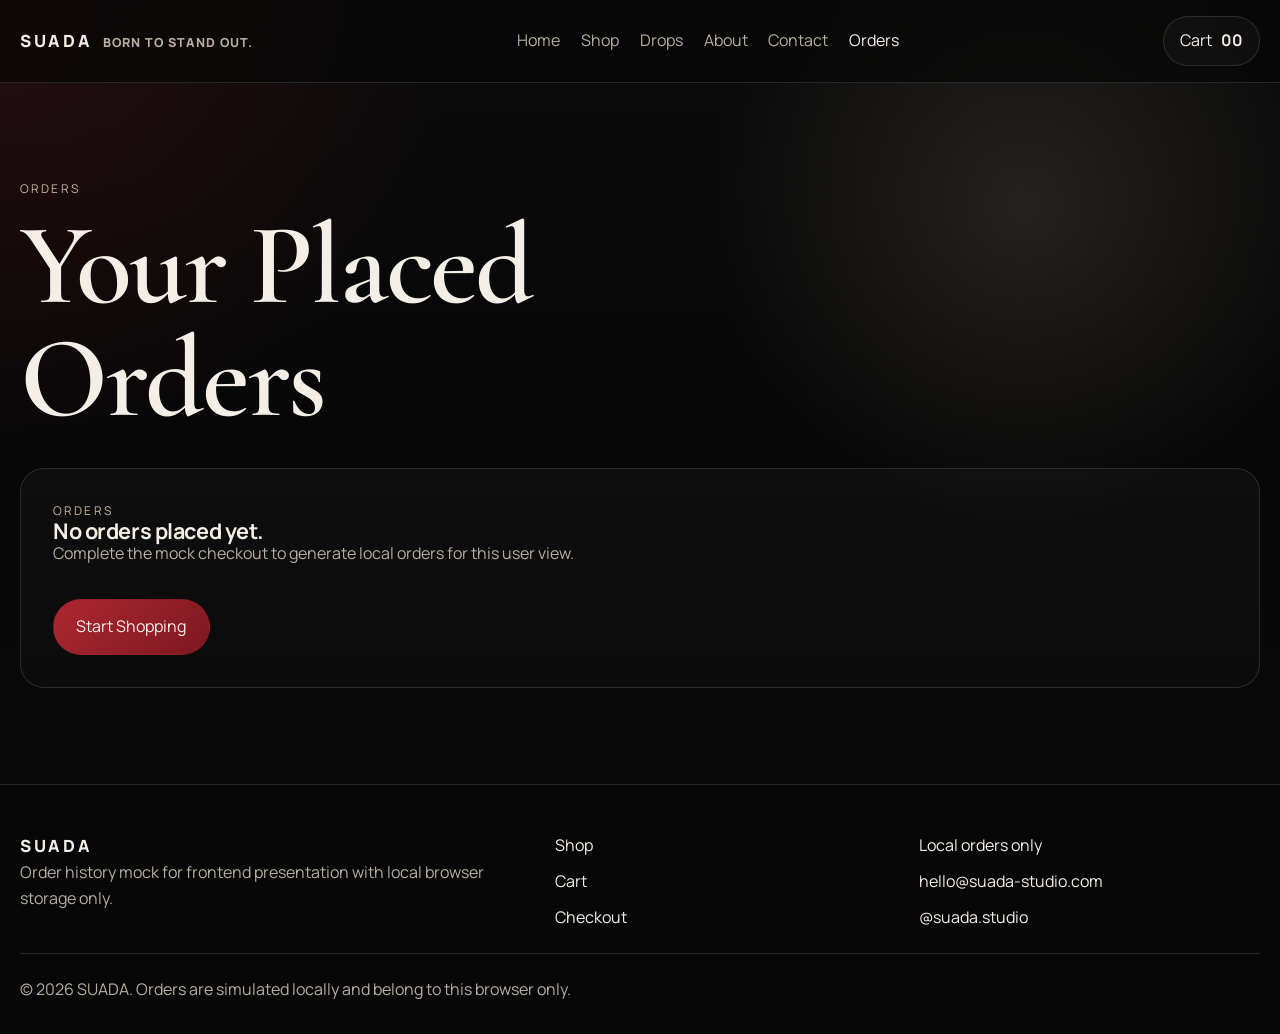
<file: orders.html>
<!DOCTYPE html>
<html lang="en">
  <head>
    <meta charset="UTF-8" />
    <meta name="viewport" content="width=device-width, initial-scale=1.0" />
    <title>Orders | SUADA</title>
    <link rel="icon" type="image/png" href="assets/img/suada_rose_favicon.png" />
    <meta name="description" content="User orders overview for locally stored SUADA mock orders." />
    <link rel="preconnect" href="https://fonts.googleapis.com" />
    <link rel="preconnect" href="https://fonts.gstatic.com" crossorigin />
    <link
      href="https://fonts.googleapis.com/css2?family=Cormorant+Garamond:wght@500;600;700&family=Manrope:wght@400;500;600;700;800&display=swap"
      rel="stylesheet"
    />
    <link rel="stylesheet" href="style.css" />
  </head>
  <body>
    <div class="page-shell">
      <header class="site-header">
        <div class="container header-inner">
          <a class="brand-mark" href="index.html" aria-label="SUADA home">
            <span class="brand-mark__name">SUADA</span>
            <span class="brand-mark__claim">Born to stand out.</span>
          </a>
          <nav class="site-nav" aria-label="Primary navigation">
            <a href="index.html" data-nav-link>Home</a>
            <a href="products.html" data-nav-link>Shop</a>
            <a href="drops.html" data-nav-link>Drops</a>
            <a href="about.html" data-nav-link>About</a>
            <a href="contact.html" data-nav-link>Contact</a>
            <a href="orders.html" class="is-current" data-nav-link>Orders</a>
          </nav>
          <div class="header-actions">
            <a class="cart-pill" href="cart.html">
              <span>Cart</span>
              <strong data-cart-count>00</strong>
            </a>
            <button class="nav-toggle" type="button" aria-expanded="false" aria-label="Toggle navigation" data-nav-toggle>
              Menu
            </button>
          </div>
        </div>
        <div class="container mobile-nav" data-mobile-nav>
          <div class="mobile-nav__panel">
            <a href="index.html" data-nav-link>Home</a>
            <a href="products.html" data-nav-link>Shop</a>
            <a href="drops.html" data-nav-link>Drops</a>
            <a href="about.html" data-nav-link>About</a>
            <a href="contact.html" data-nav-link>Contact</a>
            <a href="orders.html" class="is-current" data-nav-link>Orders</a>
          </div>
        </div>
      </header>

      <main data-orders-page>
        <section class="section">
          <div class="container">
            <div class="section-title reveal">
              <p class="eyebrow">Orders</p>
              <h1>Your Placed Orders</h1>
            </div>
            <div class="orders-list" data-orders-list></div>
          </div>
        </section>
      </main>

      <footer class="site-footer">
        <div class="container">
          <div class="footer-grid">
            <div>
              <a class="brand-mark" href="index.html">
                <span class="brand-mark__name">SUADA</span>
              </a>
              <p>Order history mock for frontend presentation with local browser storage only.</p>
            </div>
            <div class="footer-links">
              <a href="products.html">Shop</a>
              <a href="cart.html">Cart</a>
              <a href="checkout.html">Checkout</a>
            </div>
            <div class="footer-links">
              <span>Local orders only</span>
              <span>hello@suada-studio.com</span>
              <span>@suada.studio</span>
            </div>
          </div>
          <p class="footer-note">© 2026 SUADA. Orders are simulated locally and belong to this browser only.</p>
        </div>
      </footer>
    </div>

    <script src="data.js"></script>
    <script src="script.js"></script>
  </body>
</html>
</file>
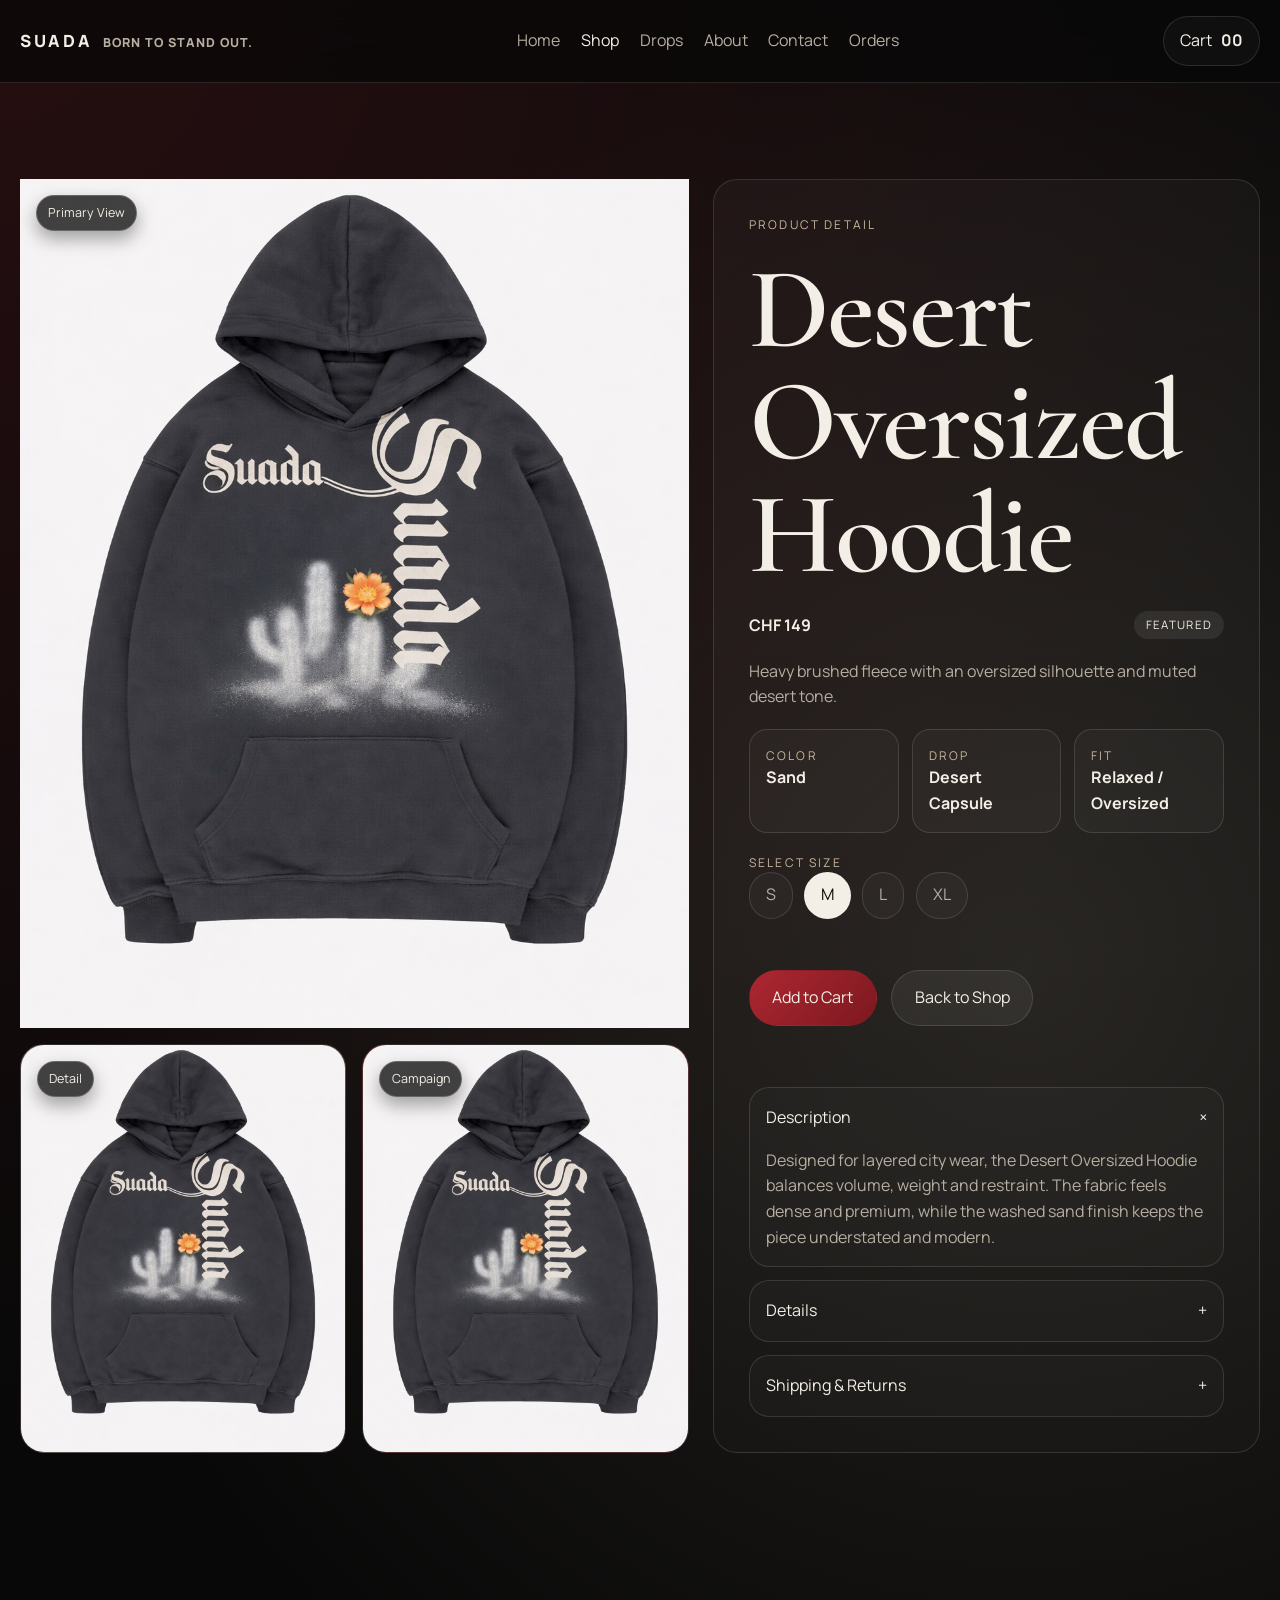
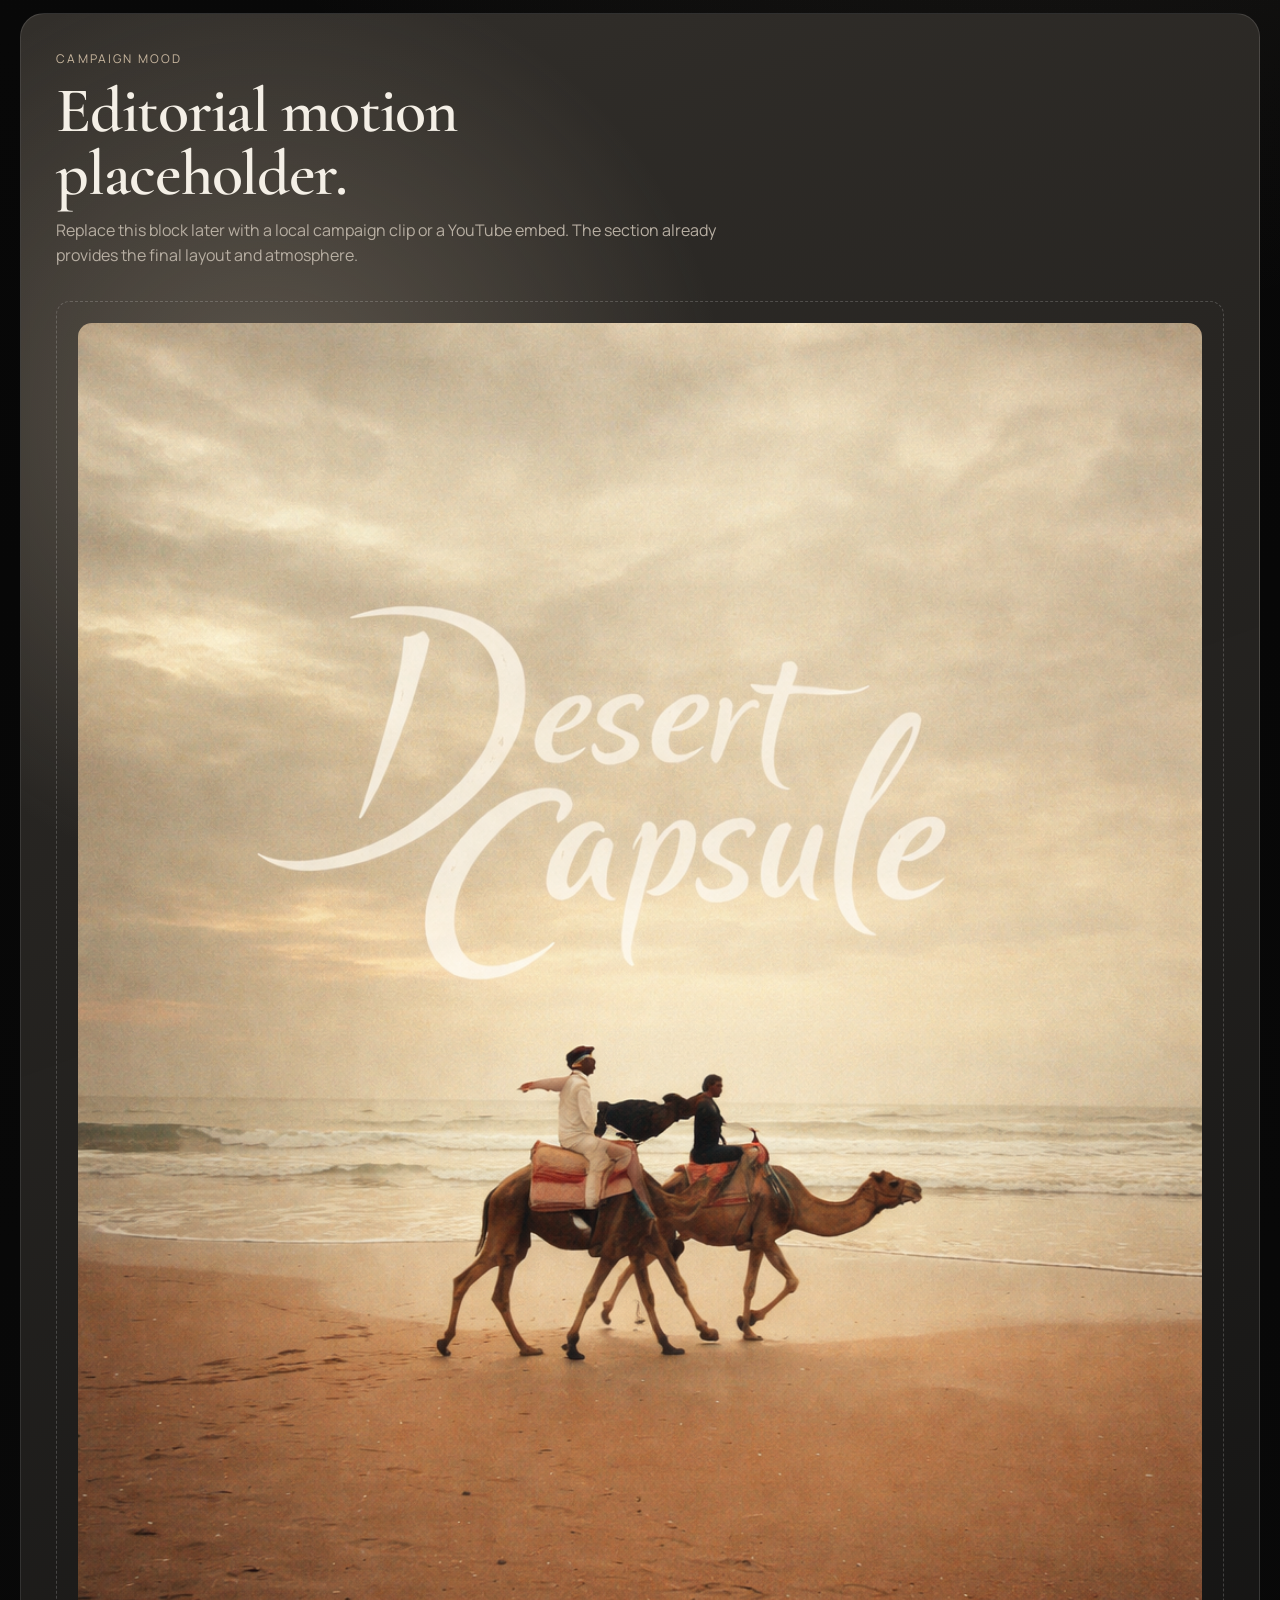
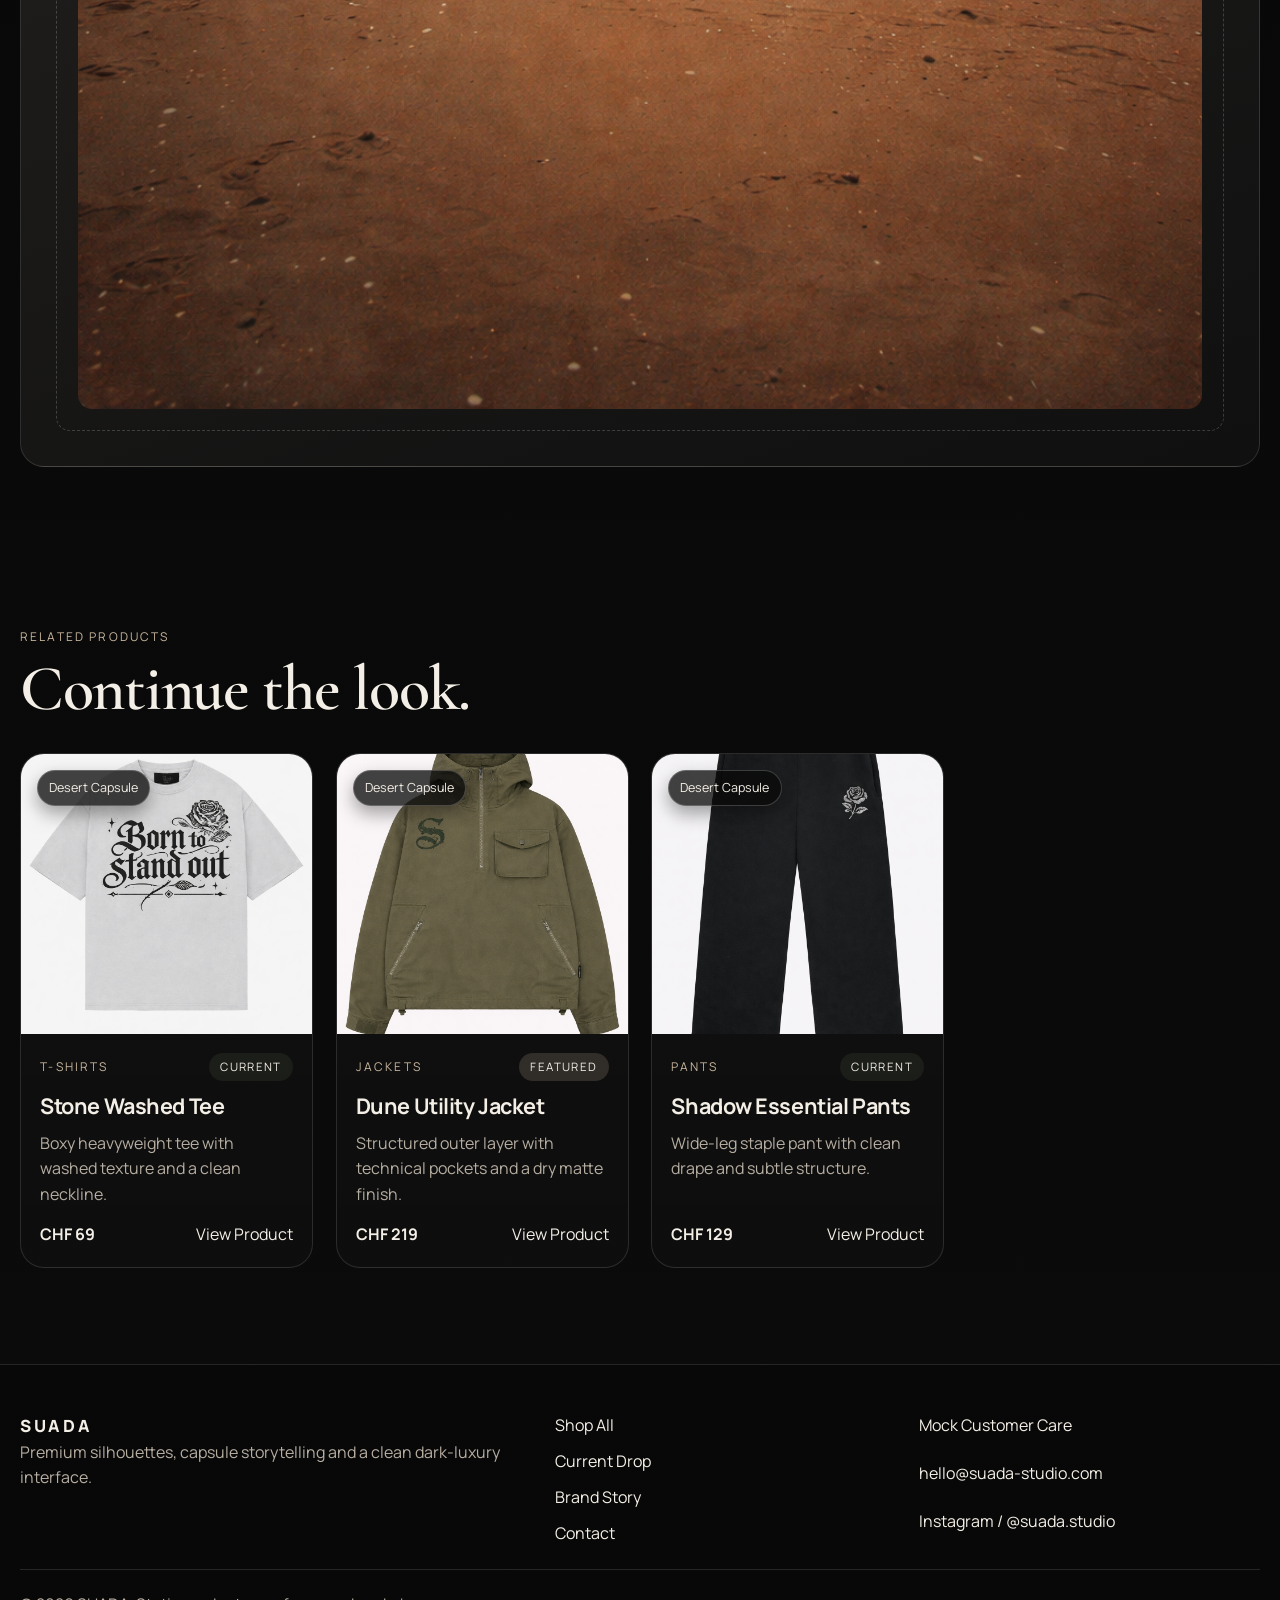
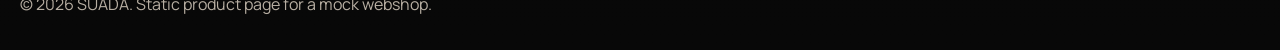
<file: product.html>
<!DOCTYPE html>
<html lang="en">
  <head>
    <meta charset="UTF-8" />
    <meta name="viewport" content="width=device-width, initial-scale=1.0" />
    <title>Product | SUADA</title>
    <link rel="icon" type="image/png" href="assets/img/suada_rose_favicon.png" />
    <meta name="description" content="SUADA product detail page with gallery placeholders, accordions and mock add-to-cart interaction." />
    <link rel="preconnect" href="https://fonts.googleapis.com" />
    <link rel="preconnect" href="https://fonts.gstatic.com" crossorigin />
    <link
      href="https://fonts.googleapis.com/css2?family=Cormorant+Garamond:wght@500;600;700&family=Manrope:wght@400;500;600;700;800&display=swap"
      rel="stylesheet"
    />
    <link rel="stylesheet" href="style.css" />
  </head>
  <body>
    <div class="page-shell">
      <header class="site-header">
        <div class="container header-inner">
          <a class="brand-mark" href="index.html" aria-label="SUADA home">
            <span class="brand-mark__name">SUADA</span>
            <span class="brand-mark__claim">Born to stand out.</span>
          </a>
          <nav class="site-nav" aria-label="Primary navigation">
            <a href="index.html" data-nav-link>Home</a>
            <a href="products.html" class="is-current" data-nav-link>Shop</a>
            <a href="drops.html" data-nav-link>Drops</a>
            <a href="about.html" data-nav-link>About</a>
            <a href="contact.html" data-nav-link>Contact</a>
            <a href="orders.html" data-nav-link>Orders</a>
          </nav>
          <div class="header-actions">
            <a class="cart-pill" href="cart.html">
              <span>Cart</span>
              <strong data-cart-count>00</strong>
            </a>
            <button class="nav-toggle" type="button" aria-expanded="false" aria-label="Toggle navigation" data-nav-toggle>
              Menu
            </button>
          </div>
        </div>
        <div class="container mobile-nav" data-mobile-nav>
          <div class="mobile-nav__panel">
            <a href="index.html" data-nav-link>Home</a>
            <a href="products.html" class="is-current" data-nav-link>Shop</a>
            <a href="drops.html" data-nav-link>Drops</a>
            <a href="about.html" data-nav-link>About</a>
            <a href="contact.html" data-nav-link>Contact</a>
            <a href="orders.html" data-nav-link>Orders</a>
          </div>
        </div>
      </header>

      <main data-product-page>
        <section class="section">
          <div class="container detail-layout">
            <div class="product-gallery reveal">
              <div class="product-visual product-gallery__hero">
                <span class="product-visual__tag">Primary View</span>
                <img class="product-visual__image" data-product-visual-primary src="assets/img/DesertOversizedHoodie.png" alt="Primary product view" />
              </div>
              <div class="product-gallery__thumbs">
                <div class="product-gallery__thumb product-visual product-visual--small">
                  <span class="product-visual__tag">Detail</span>
                  <img class="product-visual__image" data-product-visual-secondary src="assets/img/DesertOversizedHoodie.png" alt="Product detail view" />
                </div>
                <div class="product-gallery__thumb product-visual product-visual--small product-visual--bloodmoon">
                  <span class="product-visual__tag">Campaign</span>
                  <img class="product-visual__image" data-product-visual-campaign src="assets/img/DesertOversizedHoodie.png" alt="Product campaign view" />
                </div>
              </div>
            </div>
            <article class="product-detail reveal">
              <p class="eyebrow">Product Detail</p>
              <h1 data-product-name>SUADA Product</h1>
              <div class="price-line">
                <strong data-product-price>CHF 0</strong>
                <span class="badge" data-product-status>Current</span>
              </div>
              <p data-product-short></p>
              <div class="detail-meta">
                <div class="detail-meta__item">
                  <p class="eyebrow">Color</p>
                  <strong data-product-color></strong>
                </div>
                <div class="detail-meta__item">
                  <p class="eyebrow">Drop</p>
                  <strong data-product-drop></strong>
                </div>
                <div class="detail-meta__item">
                  <p class="eyebrow">Fit</p>
                  <strong>Relaxed / Oversized</strong>
                </div>
              </div>
              <div>
                <p class="eyebrow">Select Size</p>
                <div class="filter-group" data-size-options></div>
              </div>
              <div class="button-row">
                <button class="button" type="button" data-add-to-cart>Add to Cart</button>
                <a class="button-secondary" href="products.html">Back to Shop</a>
              </div>
              <p class="cart-feedback" data-cart-feedback></p>
              <div class="accordion">
                <details class="accordion__item" open>
                  <summary class="accordion__trigger">Description <span>+</span></summary>
                  <div class="accordion__content">
                    <p data-product-description></p>
                  </div>
                </details>
                <details class="accordion__item">
                  <summary class="accordion__trigger">Details <span>+</span></summary>
                  <div class="accordion__content">
                    <p data-product-details></p>
                  </div>
                </details>
                <details class="accordion__item">
                  <summary class="accordion__trigger">Shipping & Returns <span>+</span></summary>
                  <div class="accordion__content">
                    <p>Mock information: dispatch within 2 to 4 business days, with free returns for unworn items within 14 days.</p>
                  </div>
                </details>
              </div>
            </article>
          </div>
        </section>

        <section class="section section--tight">
          <div class="container">
            <div class="video-panel reveal visual-panel visual-panel--desert">
              <div class="section-title">
                <p class="eyebrow">Campaign Mood</p>
                <h2>Editorial motion placeholder.</h2>
                <p>
                  Replace this block later with a local campaign clip or a YouTube embed. The section already provides the final layout and atmosphere.
                </p>
              </div>
              <div class="visual-panel__frame">
                <img class="visual-panel__image" src="assets/img/DesertCapsuleVisualCover.png" alt="Campaign mood visual" loading="lazy" />
              </div>
            </div>
          </div>
        </section>

        <section class="section">
          <div class="container">
            <div class="section-title reveal">
              <p class="eyebrow">Related Products</p>
              <h2>Continue the look.</h2>
            </div>
            <div class="product-grid" data-related-products></div>
          </div>
        </section>
      </main>

      <footer class="site-footer">
        <div class="container">
          <div class="footer-grid">
            <div>
              <a class="brand-mark" href="index.html">
                <span class="brand-mark__name">SUADA</span>
              </a>
              <p>Premium silhouettes, capsule storytelling and a clean dark-luxury interface.</p>
            </div>
            <div class="footer-links">
              <a href="products.html">Shop All</a>
              <a href="drops.html">Current Drop</a>
              <a href="about.html">Brand Story</a>
              <a href="contact.html">Contact</a>
            </div>
            <div class="footer-links">
              <span>Mock Customer Care</span>
              <span>hello@suada-studio.com</span>
              <span>Instagram / @suada.studio</span>
            </div>
          </div>
          <p class="footer-note">© 2026 SUADA. Static product page for a mock webshop.</p>
        </div>
      </footer>
    </div>

    <script src="data.js"></script>
    <script src="script.js"></script>
  </body>
</html>
</file>
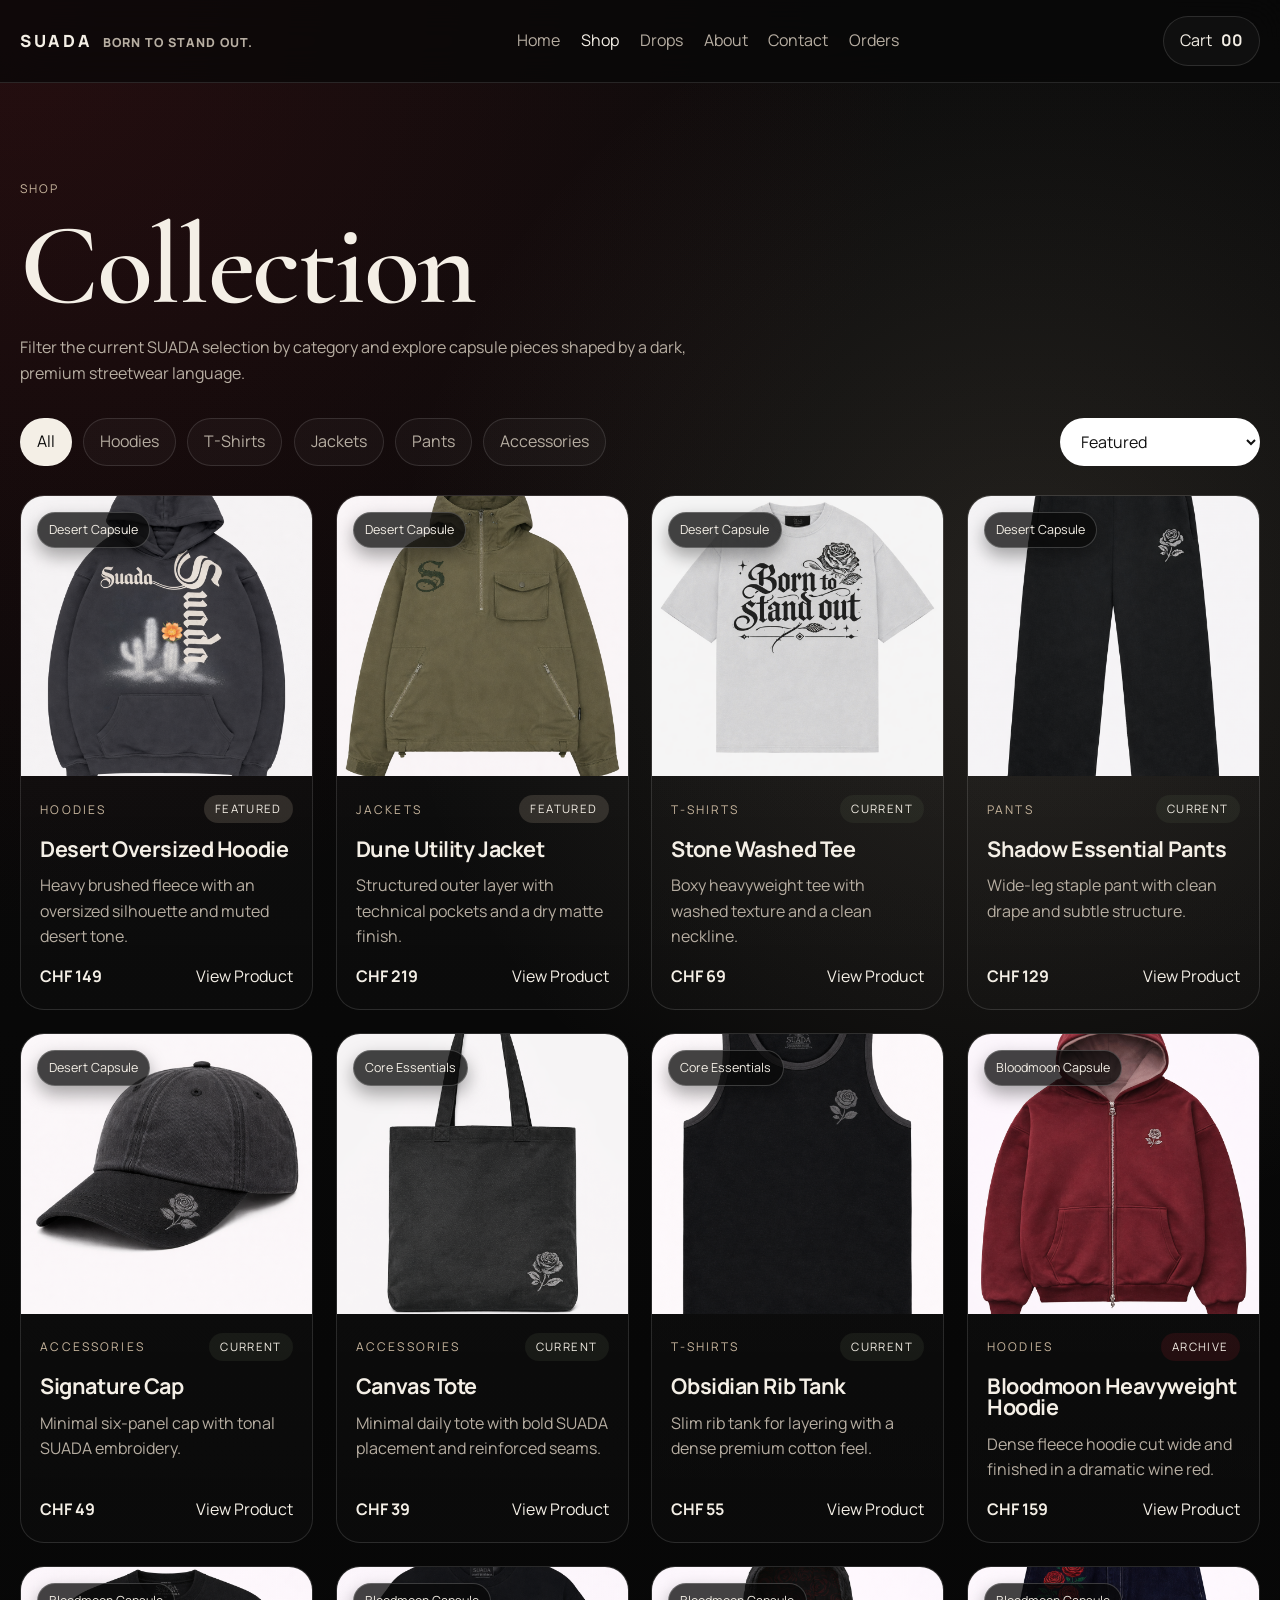
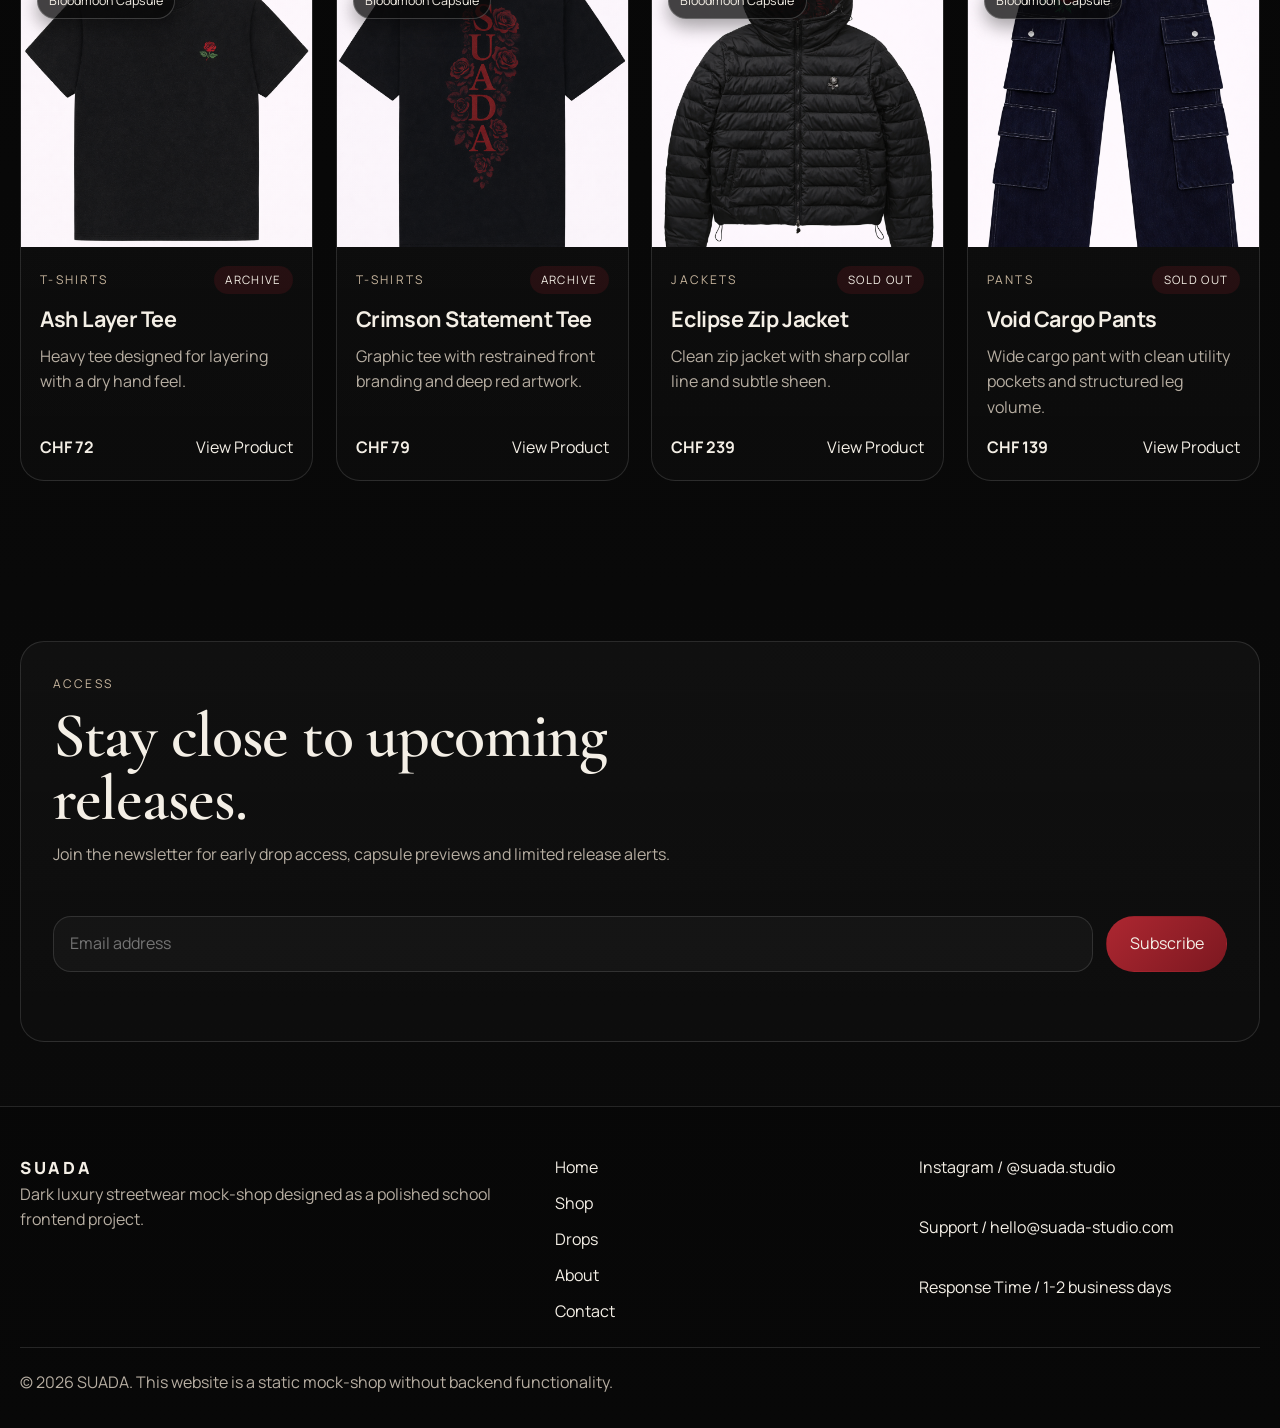
<file: products.html>
<!DOCTYPE html>
<html lang="en">
  <head>
    <meta charset="UTF-8" />
    <meta name="viewport" content="width=device-width, initial-scale=1.0" />
    <title>Shop | SUADA</title>
    <link rel="icon" type="image/png" href="assets/img/suada_rose_favicon.png" />
    <meta name="description" content="Browse the SUADA streetwear collection with filterable categories and editorial product cards." />
    <link rel="preconnect" href="https://fonts.googleapis.com" />
    <link rel="preconnect" href="https://fonts.gstatic.com" crossorigin />
    <link
      href="https://fonts.googleapis.com/css2?family=Cormorant+Garamond:wght@500;600;700&family=Manrope:wght@400;500;600;700;800&display=swap"
      rel="stylesheet"
    />
    <link rel="stylesheet" href="style.css" />
  </head>
  <body>
    <div class="page-shell">
      <header class="site-header">
        <div class="container header-inner">
          <a class="brand-mark" href="index.html" aria-label="SUADA home">
            <span class="brand-mark__name">SUADA</span>
            <span class="brand-mark__claim">Born to stand out.</span>
          </a>
          <nav class="site-nav" aria-label="Primary navigation">
            <a href="index.html" data-nav-link>Home</a>
            <a href="products.html" class="is-current" data-nav-link>Shop</a>
            <a href="drops.html" data-nav-link>Drops</a>
            <a href="about.html" data-nav-link>About</a>
            <a href="contact.html" data-nav-link>Contact</a>
            <a href="orders.html" data-nav-link>Orders</a>
          </nav>
          <div class="header-actions">
            <a class="cart-pill" href="cart.html">
              <span>Cart</span>
              <strong data-cart-count>00</strong>
            </a>
            <button class="nav-toggle" type="button" aria-expanded="false" aria-label="Toggle navigation" data-nav-toggle>
              Menu
            </button>
          </div>
        </div>
        <div class="container mobile-nav" data-mobile-nav>
          <div class="mobile-nav__panel">
            <a href="index.html" data-nav-link>Home</a>
            <a href="products.html" class="is-current" data-nav-link>Shop</a>
            <a href="drops.html" data-nav-link>Drops</a>
            <a href="about.html" data-nav-link>About</a>
            <a href="contact.html" data-nav-link>Contact</a>
            <a href="orders.html" data-nav-link>Orders</a>
          </div>
        </div>
      </header>

      <main>
        <section class="section">
          <div class="container">
            <div class="section-title reveal">
              <p class="eyebrow">Shop</p>
              <h1>Collection</h1>
              <p>
                Filter the current SUADA selection by category and explore capsule pieces shaped by a dark, premium streetwear language.
              </p>
            </div>
            <div class="filter-toolbar reveal">
              <div class="filter-group" data-filter-bar>
                <button class="filter-chip is-active" type="button" data-filter="All">All</button>
                <button class="filter-chip" type="button" data-filter="Hoodies">Hoodies</button>
                <button class="filter-chip" type="button" data-filter="T-Shirts">T-Shirts</button>
                <button class="filter-chip" type="button" data-filter="Jackets">Jackets</button>
                <button class="filter-chip" type="button" data-filter="Pants">Pants</button>
                <button class="filter-chip" type="button" data-filter="Accessories">Accessories</button>
              </div>
              <label class="select-wrap">
                <select aria-label="Sort products" data-sort-select>
                  <option value="featured">Featured</option>
                  <option value="newest">Newest</option>
                  <option value="price-low">Price Low to High</option>
                  <option value="price-high">Price High to Low</option>
                </select>
              </label>
            </div>
            <div class="product-grid" data-products-grid></div>
          </div>
        </section>

        <section class="section section--tight">
          <div class="container">
            <article class="newsletter-box reveal">
              <div class="section-title">
                <p class="eyebrow">Access</p>
                <h2>Stay close to upcoming releases.</h2>
                <p>Join the newsletter for early drop access, capsule previews and limited release alerts.</p>
              </div>
              <form class="newsletter-form" action="#" method="get" data-newsletter-form>
                <div class="form-row">
                  <input class="field" type="email" name="email" placeholder="Email address" aria-label="Email address" required />
                  <button class="button" type="submit">Subscribe</button>
                </div>
                <p class="form-message" data-form-message></p>
              </form>
            </article>
          </div>
        </section>
      </main>

      <footer class="site-footer">
        <div class="container">
          <div class="footer-grid">
            <div>
              <a class="brand-mark" href="index.html">
                <span class="brand-mark__name">SUADA</span>
              </a>
              <p>Dark luxury streetwear mock-shop designed as a polished school frontend project.</p>
            </div>
            <div class="footer-links">
              <a href="index.html">Home</a>
              <a href="products.html">Shop</a>
              <a href="drops.html">Drops</a>
              <a href="about.html">About</a>
              <a href="contact.html">Contact</a>
            </div>
            <div class="footer-links">
              <span>Instagram / @suada.studio</span>
              <span>Support / hello@suada-studio.com</span>
              <span>Response Time / 1-2 business days</span>
            </div>
          </div>
          <p class="footer-note">© 2026 SUADA. This website is a static mock-shop without backend functionality.</p>
        </div>
      </footer>
    </div>

    <script src="data.js"></script>
    <script src="script.js"></script>
  </body>
</html>
</file>
<file: style.css>
:root {
  --bg: #080808;
  --bg-elevated: #111112;
  --bg-soft: #181818;
  --surface: rgba(255, 255, 255, 0.04);
  --surface-strong: rgba(255, 255, 255, 0.08);
  --text: #f4efe6;
  --muted: #b7aea2;
  --line: rgba(255, 255, 255, 0.12);
  --accent: #7c1820;
  --accent-strong: #ad2731;
  --sand: #c9b79f;
  --olive: #57604b;
  --shadow: 0 24px 60px rgba(0, 0, 0, 0.34);
  --radius-sm: 14px;
  --radius-md: 24px;
  --radius-lg: 36px;
  --max-width: 1240px;
  --spacing-xs: 0.75rem;
  --spacing-sm: 1rem;
  --spacing-md: 1.5rem;
  --spacing-lg: 2.5rem;
  --spacing-xl: 4rem;
  --spacing-2xl: 6rem;
  --border: 1px solid var(--line);
  --font-display: "Cormorant Garamond", serif;
  --font-body: "Manrope", sans-serif;
}

*,
*::before,
*::after {
  box-sizing: border-box;
}

html {
  scroll-behavior: smooth;
}

body {
  margin: 0;
  font-family: var(--font-body);
  background:
    radial-gradient(circle at top left, rgba(124, 24, 32, 0.24), transparent 28%),
    radial-gradient(circle at 80% 20%, rgba(201, 183, 159, 0.14), transparent 24%),
    linear-gradient(180deg, #0b0b0b 0%, #070707 45%, #0b0b0b 100%);
  color: var(--text);
  line-height: 1.6;
}

body.nav-open {
  overflow: hidden;
}

img {
  max-width: 100%;
  display: block;
}

a {
  color: inherit;
  text-decoration: none;
}

button,
input,
select,
textarea {
  font: inherit;
}

select {
  color: #111;
  background: #fff;
}

button {
  cursor: pointer;
}

.container {
  width: min(calc(100% - 2rem), var(--max-width));
  margin: 0 auto;
}

.section {
  padding: var(--spacing-2xl) 0;
}

.section--tight {
  padding: var(--spacing-xl) 0;
}

.section-title {
  display: grid;
  gap: 0.75rem;
  margin-bottom: 2rem;
  max-width: 680px;
}

.eyebrow {
  margin: 0;
  color: var(--sand);
  text-transform: uppercase;
  letter-spacing: 0.18em;
  font-size: 0.75rem;
}

h1,
h2,
h3,
h4 {
  margin: 0;
  line-height: 0.98;
  letter-spacing: -0.02em;
}

h1,
h2 {
  font-family: var(--font-display);
  font-weight: 600;
}

h1 {
  font-size: clamp(3.6rem, 9vw, 8.2rem);
}

h2 {
  font-size: clamp(2.6rem, 5vw, 4.4rem);
}

h3 {
  font-size: 1.35rem;
  font-weight: 700;
}

p {
  margin: 0;
  color: var(--muted);
}

.page-shell {
  overflow: clip;
}

.site-header {
  position: sticky;
  top: 0;
  z-index: 30;
  backdrop-filter: blur(18px);
  background: rgba(8, 8, 8, 0.72);
  border-bottom: var(--border);
}

.header-inner {
  min-height: 82px;
  display: flex;
  align-items: center;
  justify-content: space-between;
  gap: 1rem;
}

.brand-mark {
  display: flex;
  align-items: baseline;
  gap: 0.7rem;
  font-weight: 800;
  letter-spacing: 0.2em;
  text-transform: uppercase;
}

.brand-mark__name {
  font-size: 1.05rem;
}

.brand-mark__claim {
  color: var(--muted);
  font-size: 0.78rem;
  letter-spacing: 0.08em;
}

.site-nav {
  display: flex;
  align-items: center;
  gap: 1.3rem;
}

.site-nav a,
.mobile-nav a {
  color: var(--muted);
  transition: color 180ms ease;
}

.site-nav a:hover,
.site-nav a.is-current,
.mobile-nav a:hover,
.mobile-nav a.is-current {
  color: var(--text);
}

.header-actions {
  display: flex;
  align-items: center;
  gap: 0.8rem;
}

.cart-pill {
  border: var(--border);
  border-radius: 999px;
  padding: 0.7rem 1rem;
  display: inline-flex;
  align-items: center;
  gap: 0.55rem;
  background: rgba(255, 255, 255, 0.03);
}

.nav-toggle {
  display: none;
  width: 48px;
  height: 48px;
  border-radius: 50%;
  border: var(--border);
  background: transparent;
  color: var(--text);
}

.mobile-nav {
  display: none;
  padding-bottom: 1rem;
}

.mobile-nav__panel {
  border: var(--border);
  border-radius: var(--radius-md);
  background: rgba(17, 17, 18, 0.95);
  padding: 1rem;
  display: grid;
  gap: 0.3rem;
}

.mobile-nav.is-open {
  display: block;
}

.mobile-nav__panel a {
  padding: 0.85rem 0.5rem;
}

.hero {
  padding: 5rem 0 3rem;
}

.hero-grid {
  display: grid;
  grid-template-columns: 1.2fr 0.8fr;
  gap: 2rem;
  align-items: stretch;
}

.hero-copy {
  padding: clamp(2rem, 4vw, 3rem);
  border: var(--border);
  border-radius: var(--radius-lg);
  background:
    linear-gradient(135deg, rgba(255, 255, 255, 0.03), rgba(255, 255, 255, 0.01)),
    radial-gradient(circle at top right, rgba(124, 24, 32, 0.3), transparent 34%);
  box-shadow: var(--shadow);
}

.hero-copy p:first-of-type {
  max-width: 42rem;
  font-size: 1.08rem;
}

.hero-stat {
  display: inline-flex;
  align-items: center;
  gap: 0.75rem;
  margin-top: 2rem;
  padding: 0.7rem 1rem;
  border-radius: 999px;
  background: rgba(255, 255, 255, 0.04);
  border: var(--border);
}

.hero-aside {
  display: grid;
  gap: 1rem;
}

.hero-panel,
.visual-panel,
.info-card,
.newsletter-box,
.drop-banner,
.contact-card,
.story-panel,
.video-panel,
.category-tile,
.product-detail,
.product-gallery__thumb,
.product-card,
.archive-panel {
  border: var(--border);
  background: linear-gradient(180deg, rgba(255, 255, 255, 0.03), rgba(255, 255, 255, 0.015));
  border-radius: var(--radius-md);
}

.hero-panel {
  min-height: 280px;
  padding: 1.4rem;
  display: flex;
  flex-direction: column;
  justify-content: space-between;
  background:
    linear-gradient(180deg, rgba(255, 255, 255, 0.03), rgba(124, 24, 32, 0.12)),
    radial-gradient(circle at top left, rgba(201, 183, 159, 0.16), transparent 30%);
}

.hero-panel--secondary {
  background:
    linear-gradient(180deg, rgba(255, 255, 255, 0.03), rgba(87, 96, 75, 0.12)),
    radial-gradient(circle at 70% 20%, rgba(201, 183, 159, 0.1), transparent 24%);
}

.hero-panel__title {
  font-family: var(--font-display);
  font-size: 2.3rem;
}

.button-row {
  display: flex;
  flex-wrap: wrap;
  gap: 0.9rem;
  margin-top: 2rem;
}

.button,
.button-secondary,
.button-ghost {
  min-height: 52px;
  padding: 0.9rem 1.4rem;
  border-radius: 999px;
  border: 1px solid transparent;
  display: inline-flex;
  align-items: center;
  justify-content: center;
  gap: 0.6rem;
  transition: transform 180ms ease, border-color 180ms ease, background 180ms ease;
}

.button {
  background: linear-gradient(135deg, var(--accent-strong), var(--accent));
  color: var(--text);
}

.button-secondary {
  background: rgba(255, 255, 255, 0.06);
  border-color: var(--line);
  color: var(--text);
}

.button-ghost {
  background: transparent;
  border-color: var(--line);
  color: var(--muted);
}

.button:hover,
.button-secondary:hover,
.button-ghost:hover {
  transform: translateY(-2px);
}

.metrics {
  display: grid;
  grid-template-columns: repeat(3, minmax(0, 1fr));
  gap: 1rem;
  margin-top: 2rem;
}

.metric {
  padding: 1rem;
  border-radius: 22px;
  border: var(--border);
  background: rgba(255, 255, 255, 0.03);
}

.metric strong {
  display: block;
  font-size: 1.5rem;
  color: var(--text);
}

.grid-2,
.grid-3,
.grid-4 {
  display: grid;
  gap: 1.4rem;
}

.grid-2 {
  grid-template-columns: repeat(2, minmax(0, 1fr));
}

.grid-3 {
  grid-template-columns: repeat(3, minmax(0, 1fr));
}

.grid-4 {
  grid-template-columns: repeat(4, minmax(0, 1fr));
}

.product-grid {
  display: grid;
  grid-template-columns: repeat(4, minmax(0, 1fr));
  gap: 1.4rem;
  align-items: stretch;
}

main[data-cart-page] .product-grid[data-cart-items] {
  grid-template-columns: 1fr;
}

main[data-cart-page] .product-grid[data-cart-items] .product-card {
  display: grid;
  grid-template-columns: 220px 1fr;
}

main[data-cart-page] .product-grid[data-cart-items] .product-card__visual.product-visual--small {
  min-height: 220px;
}

main[data-cart-page] .product-grid[data-cart-items] .product-visual__image {
  object-fit: contain;
  background: rgba(0, 0, 0, 0.14);
}

.cart-layout {
  display: grid;
  grid-template-columns: 1.2fr 0.8fr;
  gap: 1.5rem;
}

.cart-sidebar {
  display: grid;
  gap: 1rem;
  align-content: start;
}

.checkout-layout {
  display: grid;
  grid-template-columns: 0.95fr 1.05fr;
  gap: 1.5rem;
  align-items: start;
}

.checkout-items,
.orders-list,
.order-card__meta,
.order-card__items {
  display: grid;
  gap: 1rem;
  align-content: start;
}

.checkout-item,
.order-card {
  border: var(--border);
  border-radius: var(--radius-md);
  background: linear-gradient(180deg, rgba(255, 255, 255, 0.03), rgba(255, 255, 255, 0.015));
  overflow: hidden;
}

.checkout-item {
  display: grid;
  grid-template-columns: 220px 1fr;
  align-items: stretch;
}

.checkout-item__visual {
  min-height: 0;
  height: 220px;
  padding: 0;
  background: #f7f5f4;
}

.checkout-item__visual.product-visual::before {
  display: none;
}

.checkout-item__visual .product-visual__image {
  object-fit: contain;
  object-position: center;
}

.checkout-item__body {
  padding: 1.2rem;
  display: flex;
  flex-direction: column;
  gap: 0.85rem;
}

.order-card {
  padding: 1.4rem;
}

.order-card__header,
.order-line {
  display: flex;
  align-items: center;
  justify-content: space-between;
  gap: 1rem;
}

.order-line {
  padding: 0.85rem 0;
  border-top: var(--border);
}

.product-card {
  overflow: hidden;
  height: 100%;
  display: flex;
  flex-direction: column;
}

.product-card__body {
  padding: 1.2rem;
  display: flex;
  flex: 1;
  flex-direction: column;
  gap: 0.9rem;
}

.product-card__meta,
.product-card__footer,
.drop-meta,
.inline-meta {
  display: flex;
  align-items: center;
  justify-content: space-between;
  gap: 1rem;
}

.product-card__footer {
  margin-top: auto;
}

.text-link {
  color: var(--text);
}

.badge {
  display: inline-flex;
  align-items: center;
  min-height: 28px;
  padding: 0.2rem 0.7rem;
  border-radius: 999px;
  font-size: 0.72rem;
  text-transform: uppercase;
  letter-spacing: 0.12em;
  color: var(--text);
  background: rgba(255, 255, 255, 0.08);
}

.badge.featured {
  background: rgba(201, 183, 159, 0.18);
}

.badge.current {
  background: rgba(87, 96, 75, 0.18);
}

.badge.archive,
.badge.sold-out {
  background: rgba(124, 24, 32, 0.22);
}

.product-visual {
  position: relative;
  display: grid;
  place-items: end start;
  padding: 1.4rem;
  min-height: 360px;
  overflow: hidden;
  background:
    linear-gradient(160deg, rgba(201, 183, 159, 0.25), transparent 42%),
    linear-gradient(320deg, rgba(124, 24, 32, 0.22), transparent 35%),
    linear-gradient(180deg, #161616 0%, #0d0d0d 100%);
}

.product-visual::before {
  content: "";
  position: absolute;
  inset: 12% 12% auto auto;
  width: 140px;
  height: 140px;
  border-radius: 50%;
  background: radial-gradient(circle, rgba(255, 255, 255, 0.16), transparent 70%);
  filter: blur(6px);
}

.product-visual--small {
  min-height: 280px;
}

.product-visual--desert {
  background:
    linear-gradient(180deg, rgba(201, 183, 159, 0.4), rgba(11, 11, 11, 0.2)),
    linear-gradient(135deg, rgba(87, 96, 75, 0.18), transparent),
    #121212;
}

.product-visual--bloodmoon {
  background:
    linear-gradient(180deg, rgba(124, 24, 32, 0.42), rgba(8, 8, 8, 0.2)),
    linear-gradient(135deg, rgba(255, 255, 255, 0.05), transparent),
    #0f0b0c;
}

.product-visual__tag,
.product-visual__label {
  position: relative;
  z-index: 1;
}

.product-visual__image {
  position: absolute;
  inset: 0;
  width: 100%;
  height: 100%;
  object-fit: cover;
  object-position: center;
}

.product-visual__tag {
  position: absolute;
  top: 1rem;
  left: 1rem;
  padding: 0.45rem 0.7rem;
  border-radius: 999px;
  background: rgba(8, 8, 8, 0.76);
  border: 1px solid rgba(255, 255, 255, 0.2);
  color: var(--text);
  font-size: 0.78rem;
  box-shadow: 0 8px 18px rgba(0, 0, 0, 0.35);
}

.product-visual__label {
  font-family: var(--font-display);
  font-size: 2rem;
  color: rgba(255, 255, 255, 0.74);
}

.category-tile {
  min-height: 240px;
  padding: 1.4rem;
  display: flex;
  flex-direction: column;
  justify-content: flex-end;
  background:
    linear-gradient(180deg, transparent, rgba(0, 0, 0, 0.38)),
    linear-gradient(140deg, rgba(255, 255, 255, 0.05), rgba(124, 24, 32, 0.06));
}

.story-layout,
.contact-layout,
.drop-layout,
.detail-layout {
  display: grid;
  grid-template-columns: 1.1fr 0.9fr;
  gap: 1.5rem;
}

.visual-panel,
.story-panel,
.drop-banner,
.archive-panel {
  overflow: hidden;
  padding: clamp(1.6rem, 3vw, 2.2rem);
}

.drop-banner,
.archive-panel {
  display: flex;
  flex-direction: column;
  gap: 1rem;
}

.drop-banner__details {
  margin-top: auto;
  display: grid;
  grid-template-columns: repeat(3, minmax(0, 1fr));
  gap: 0.75rem;
}

.drop-banner__detail {
  padding: 0.9rem;
  border-radius: 14px;
  border: var(--border);
  background: rgba(0, 0, 0, 0.3);
}

.drop-banner__detail strong {
  display: block;
  color: var(--text);
  font-size: 0.95rem;
}

.drop-banner__detail span {
  color: var(--muted);
  font-size: 0.8rem;
  letter-spacing: 0.08em;
  text-transform: uppercase;
}

.visual-panel {
  min-height: 460px;
}

.visual-panel--desert {
  background:
    radial-gradient(circle at 20% 20%, rgba(201, 183, 159, 0.32), transparent 24%),
    linear-gradient(160deg, rgba(201, 183, 159, 0.18), rgba(8, 8, 8, 0.1)),
    #111;
}

.visual-panel--bloodmoon {
  background:
    radial-gradient(circle at 80% 20%, rgba(124, 24, 32, 0.35), transparent 24%),
    linear-gradient(160deg, rgba(124, 24, 32, 0.2), rgba(8, 8, 8, 0.08)),
    #0f0b0c;
}

.visual-panel__frame {
  position: relative;
  overflow: hidden;
  height: 100%;
  min-height: 360px;
  border-radius: calc(var(--radius-md) - 10px);
  border: 1px dashed rgba(255, 255, 255, 0.18);
  display: grid;
  place-items: end start;
  padding: 1.3rem;
}

.visual-panel__label {
  font-family: var(--font-display);
  font-size: clamp(2.2rem, 5vw, 4rem);
  max-width: 10ch;
}

.visual-panel__image {
  width: 100%;
  height: 100%;
  object-fit: cover;
  object-position: center;
  border-radius: inherit;
}

.filter-toolbar {
  display: flex;
  flex-wrap: wrap;
  justify-content: space-between;
  gap: 1rem;
  margin-bottom: 1.8rem;
}

.filter-group {
  display: flex;
  flex-wrap: wrap;
  gap: 0.7rem;
}

.filter-chip,
.size-chip {
  min-height: 42px;
  padding: 0.6rem 1rem;
  border-radius: 999px;
  border: var(--border);
  background: rgba(255, 255, 255, 0.03);
  color: var(--muted);
}

.filter-chip.is-active,
.size-chip.is-active {
  background: var(--text);
  color: #0b0b0b;
}

.select-wrap select {
  min-width: 200px;
  min-height: 48px;
  border-radius: 999px;
  border: var(--border);
  background: #fff;
  color: #111;
  padding: 0 1rem;
}

select option,
select optgroup {
  color: #111;
  background: #fff;
}

.product-gallery {
  display: grid;
  gap: 1rem;
}

.product-gallery__hero {
  min-height: 620px;
}

.product-gallery__thumbs {
  display: grid;
  grid-template-columns: repeat(2, minmax(0, 1fr));
  gap: 1rem;
}

.product-gallery__thumb {
  min-height: 180px;
  display: grid;
  place-items: end start;
  padding: 1rem;
}

.product-detail {
  padding: clamp(1.6rem, 3vw, 2.2rem);
  display: grid;
  gap: 1.2rem;
  align-content: start;
}

.price-line {
  display: flex;
  align-items: center;
  justify-content: space-between;
  gap: 1rem;
}

.detail-meta {
  display: grid;
  grid-template-columns: repeat(3, minmax(0, 1fr));
  gap: 0.8rem;
}

.detail-meta__item {
  padding: 1rem;
  border-radius: 18px;
  background: rgba(255, 255, 255, 0.03);
  border: var(--border);
}

.accordion {
  display: grid;
  gap: 0.8rem;
}

.accordion__item {
  border: var(--border);
  border-radius: 20px;
  overflow: hidden;
  background: rgba(255, 255, 255, 0.02);
}

.accordion__trigger {
  min-height: 60px;
  color: var(--text);
  padding: 0 1rem;
  display: flex;
  align-items: center;
  justify-content: space-between;
  cursor: pointer;
  list-style: none;
}

.accordion__trigger::-webkit-details-marker {
  display: none;
}

.accordion__item[open] .accordion__trigger span {
  transform: rotate(45deg);
}

.accordion__content {
  display: none;
  padding: 0 1rem 1rem;
}

.accordion__item[open] .accordion__content {
  display: block;
}

.newsletter-box {
  padding: clamp(1.5rem, 3vw, 2rem);
  display: grid;
  gap: 1rem;
}

.newsletter-form,
.contact-form {
  display: grid;
  gap: 0.9rem;
}

.form-row {
  display: grid;
  grid-template-columns: 1fr auto;
  gap: 0.8rem;
}

.field,
.contact-form input,
.contact-form select,
.contact-form textarea {
  width: 100%;
  min-height: 54px;
  border-radius: 18px;
  border: var(--border);
  background: rgba(255, 255, 255, 0.03);
  color: var(--text);
  padding: 0 1rem;
}

.field:not(:placeholder-shown):invalid,
.contact-form input:not(:placeholder-shown):invalid,
.contact-form select:focus:invalid,
.contact-form textarea:not(:placeholder-shown):invalid {
  border-color: rgba(173, 39, 49, 0.7);
}

.contact-form select {
  background: #fff;
  color: #111;
}

.contact-form textarea {
  min-height: 180px;
  padding: 1rem;
  resize: vertical;
}

.input-error {
  border-color: var(--accent-strong) !important;
}

.form-message,
.cart-feedback {
  min-height: 1.4rem;
  color: var(--sand);
  opacity: 0;
  transition: opacity 180ms ease;
}

.form-message.is-visible,
.cart-feedback.is-visible {
  opacity: 1;
}

.site-footer {
  padding: 3rem 0 2rem;
  border-top: var(--border);
  background: rgba(0, 0, 0, 0.28);
}

.footer-grid {
  display: grid;
  grid-template-columns: 1.2fr 0.8fr 0.8fr;
  gap: 1.4rem;
}

.footer-links {
  display: grid;
  gap: 0.65rem;
}

.footer-note {
  margin-top: 1.4rem;
  padding-top: 1.4rem;
  border-top: var(--border);
  color: var(--muted);
}

.panel-pad,
.info-card--padded {
  padding: clamp(1.5rem, 3vw, 2rem);
}

.reveal {
  opacity: 1;
  transform: translateY(0);
  animation: reveal-in 540ms ease both;
}

@keyframes reveal-in {
  from {
    opacity: 0;
    transform: translateY(26px);
  }

  to {
    opacity: 1;
    transform: translateY(0);
  }
}

@media (max-width: 1080px) {
  .hero-grid,
  .story-layout,
  .contact-layout,
  .drop-layout,
  .detail-layout,
  .cart-layout,
  .checkout-layout,
  .footer-grid {
    grid-template-columns: 1fr;
  }

  .grid-4,
  .product-grid {
    grid-template-columns: repeat(2, minmax(0, 1fr));
  }
}

@media (max-width: 760px) {
  .site-nav {
    display: none;
  }

  .nav-toggle {
    display: inline-flex;
    align-items: center;
    justify-content: center;
  }

  .form-row,
  .metrics,
  .detail-meta,
  .grid-3,
  .grid-2,
  .product-grid,
  .product-gallery__thumbs,
  .drop-banner__details {
    grid-template-columns: 1fr;
  }

  .hero {
    padding-top: 2.5rem;
  }

  .header-inner {
    min-height: 72px;
  }

  .brand-mark__claim,
  .cart-pill span:first-child {
    display: none;
  }

  .section {
    padding: 4.5rem 0;
  }

  .product-gallery__hero,
  .visual-panel,
  .hero-panel {
    min-height: 340px;
  }

  .checkout-item {
    grid-template-columns: 1fr;
  }

  main[data-cart-page] .product-grid[data-cart-items] .product-card {
    grid-template-columns: 1fr;
  }
}
</file>
